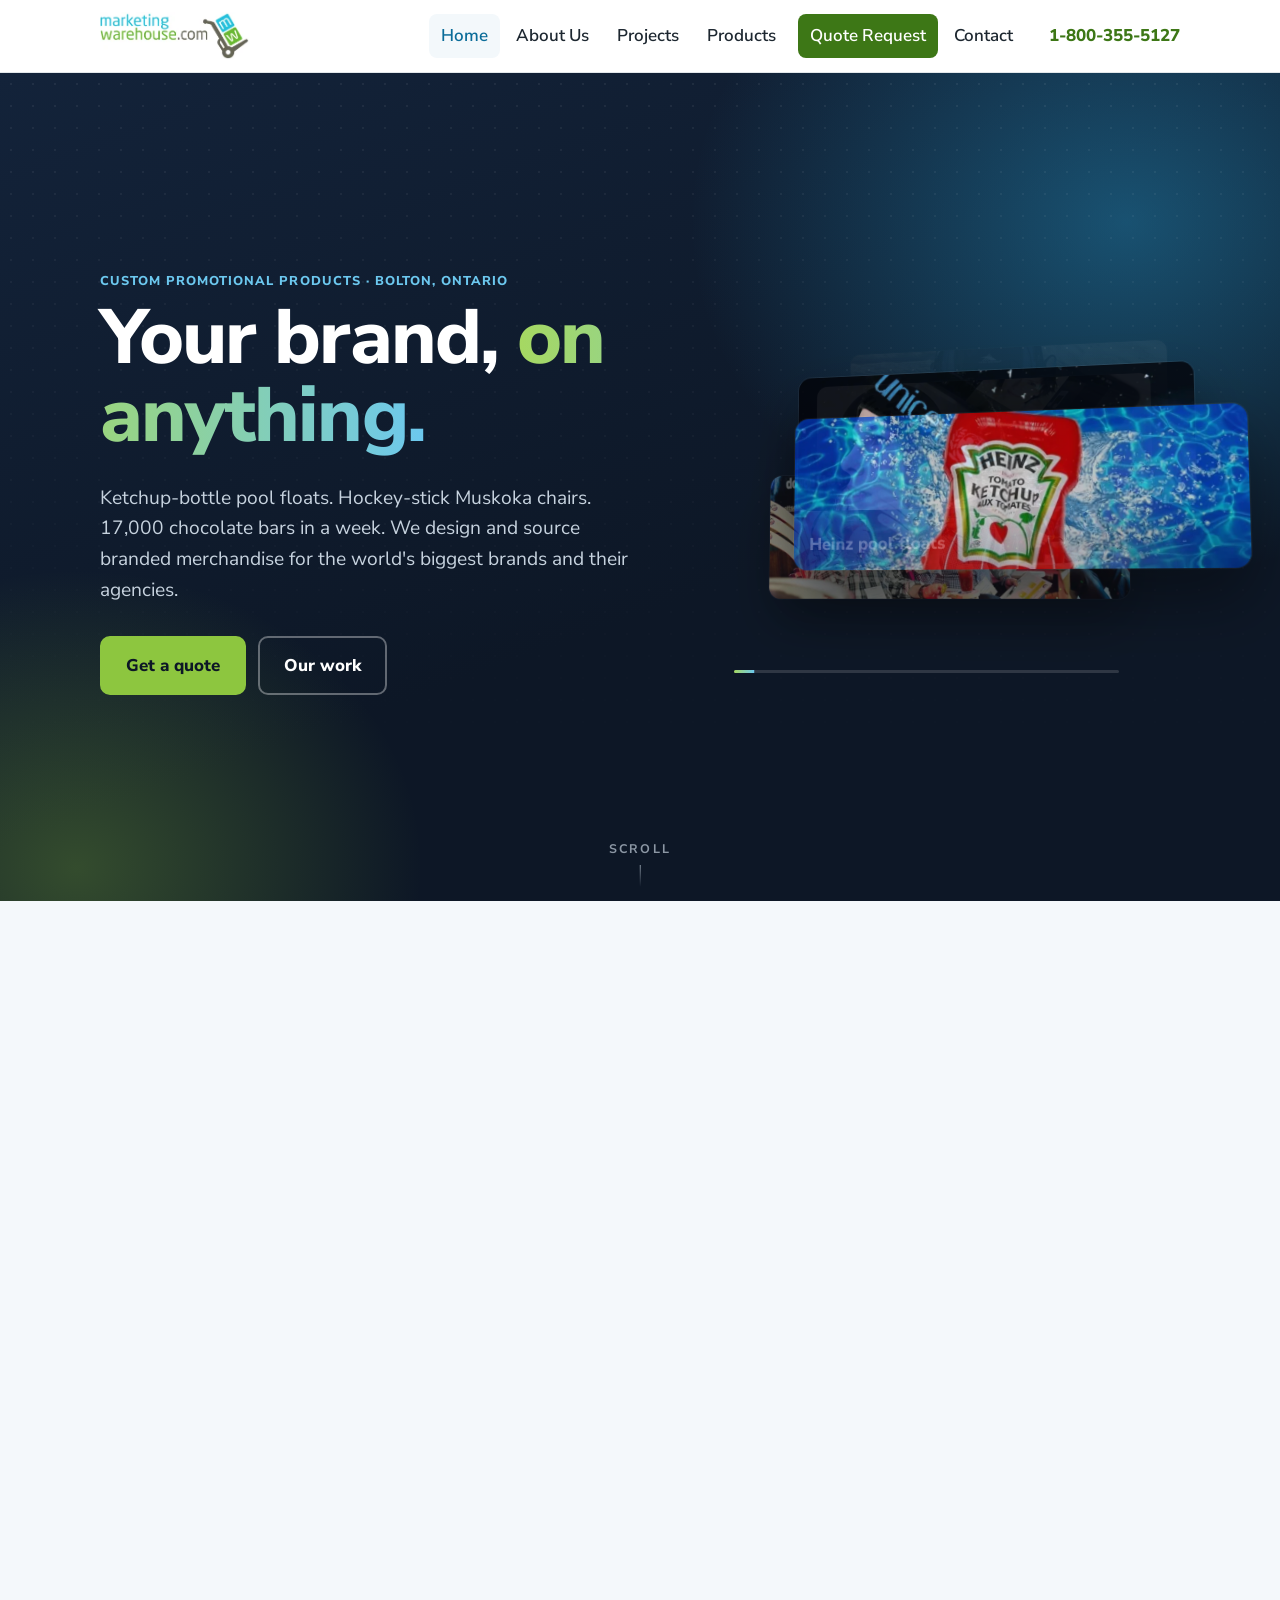
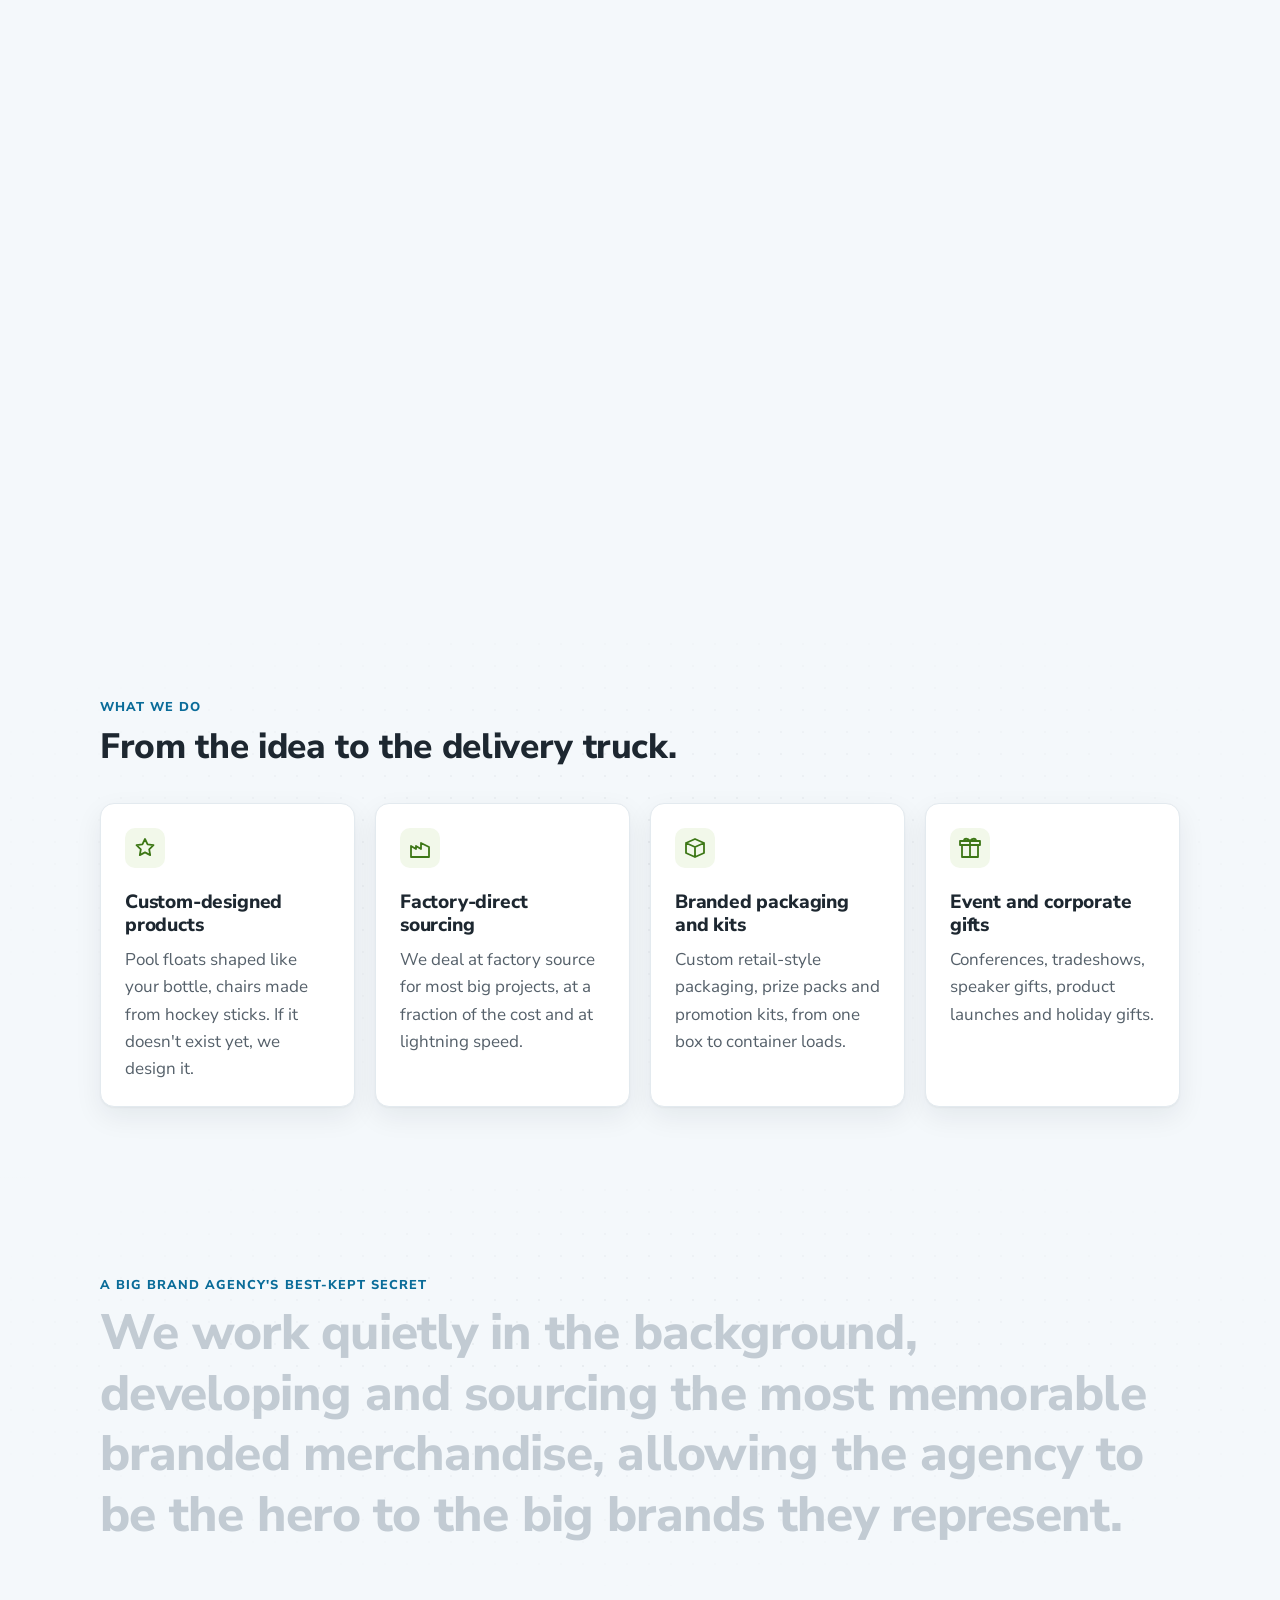
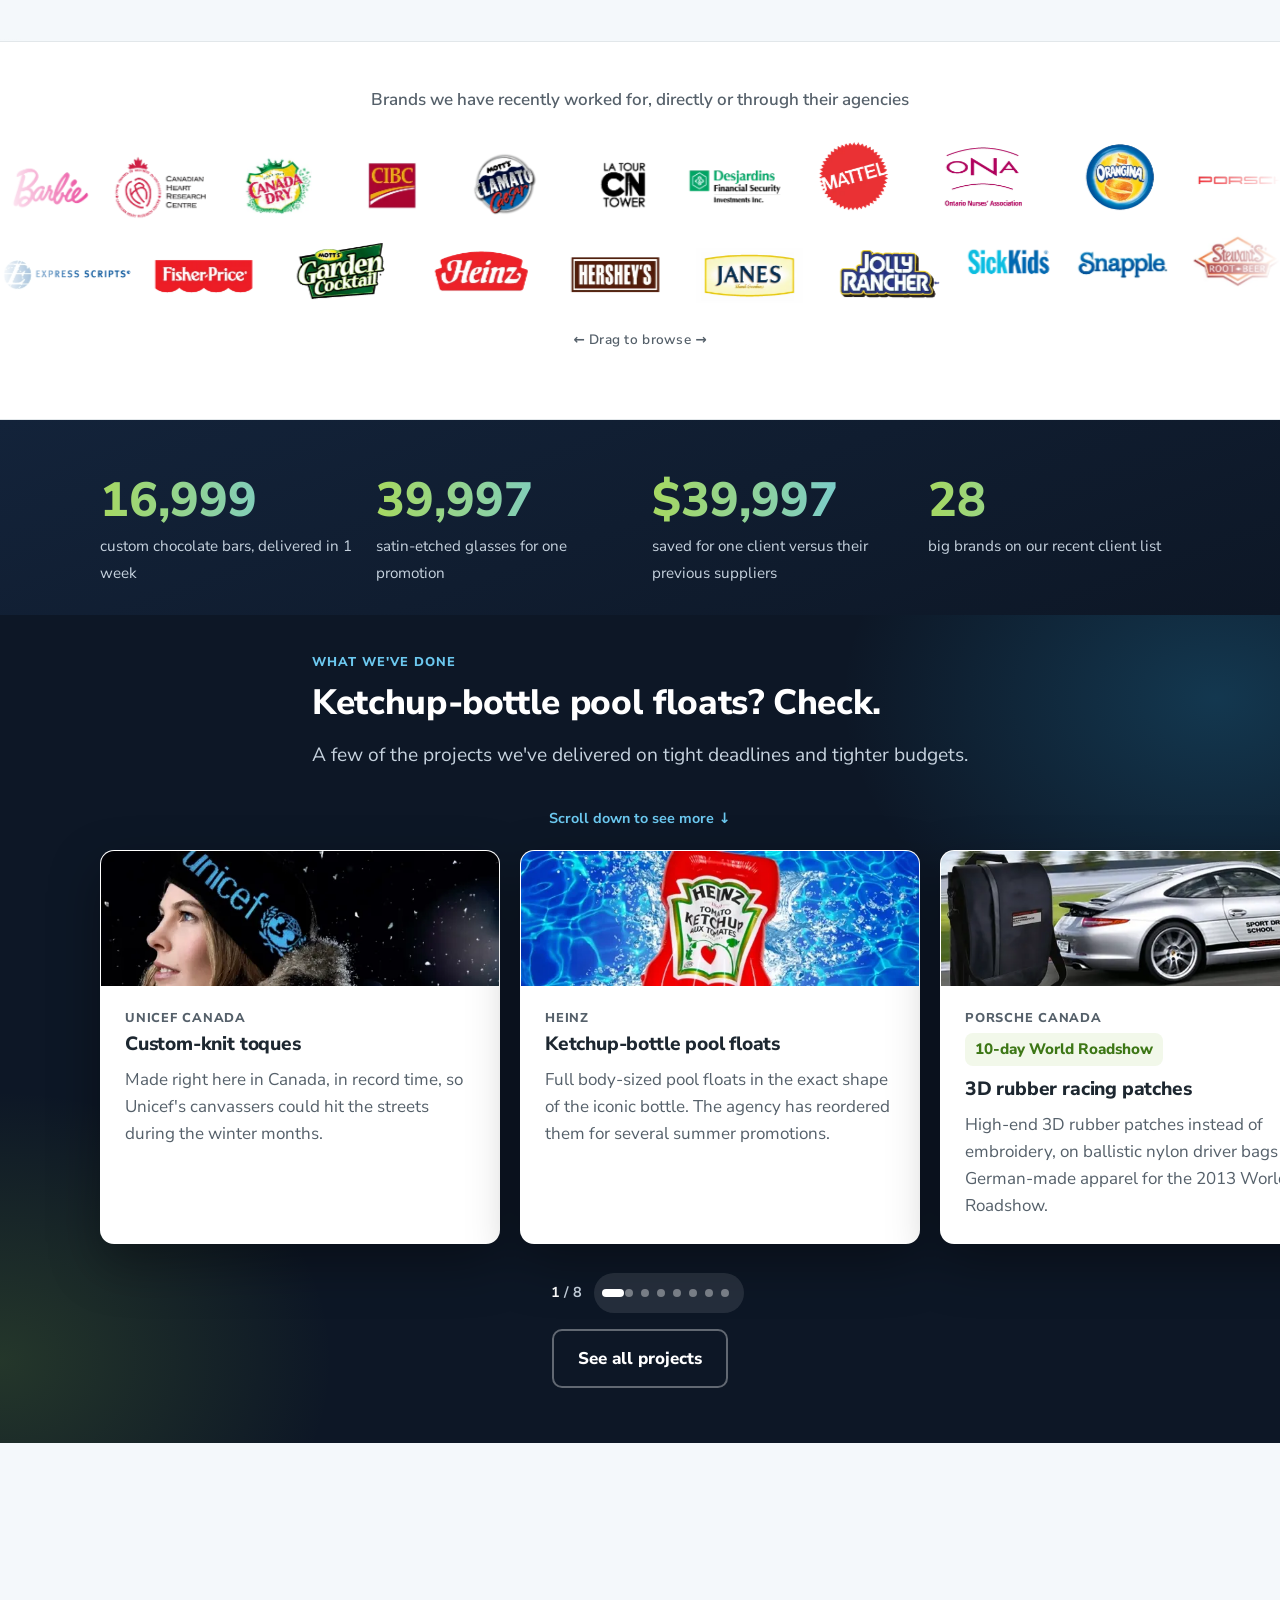
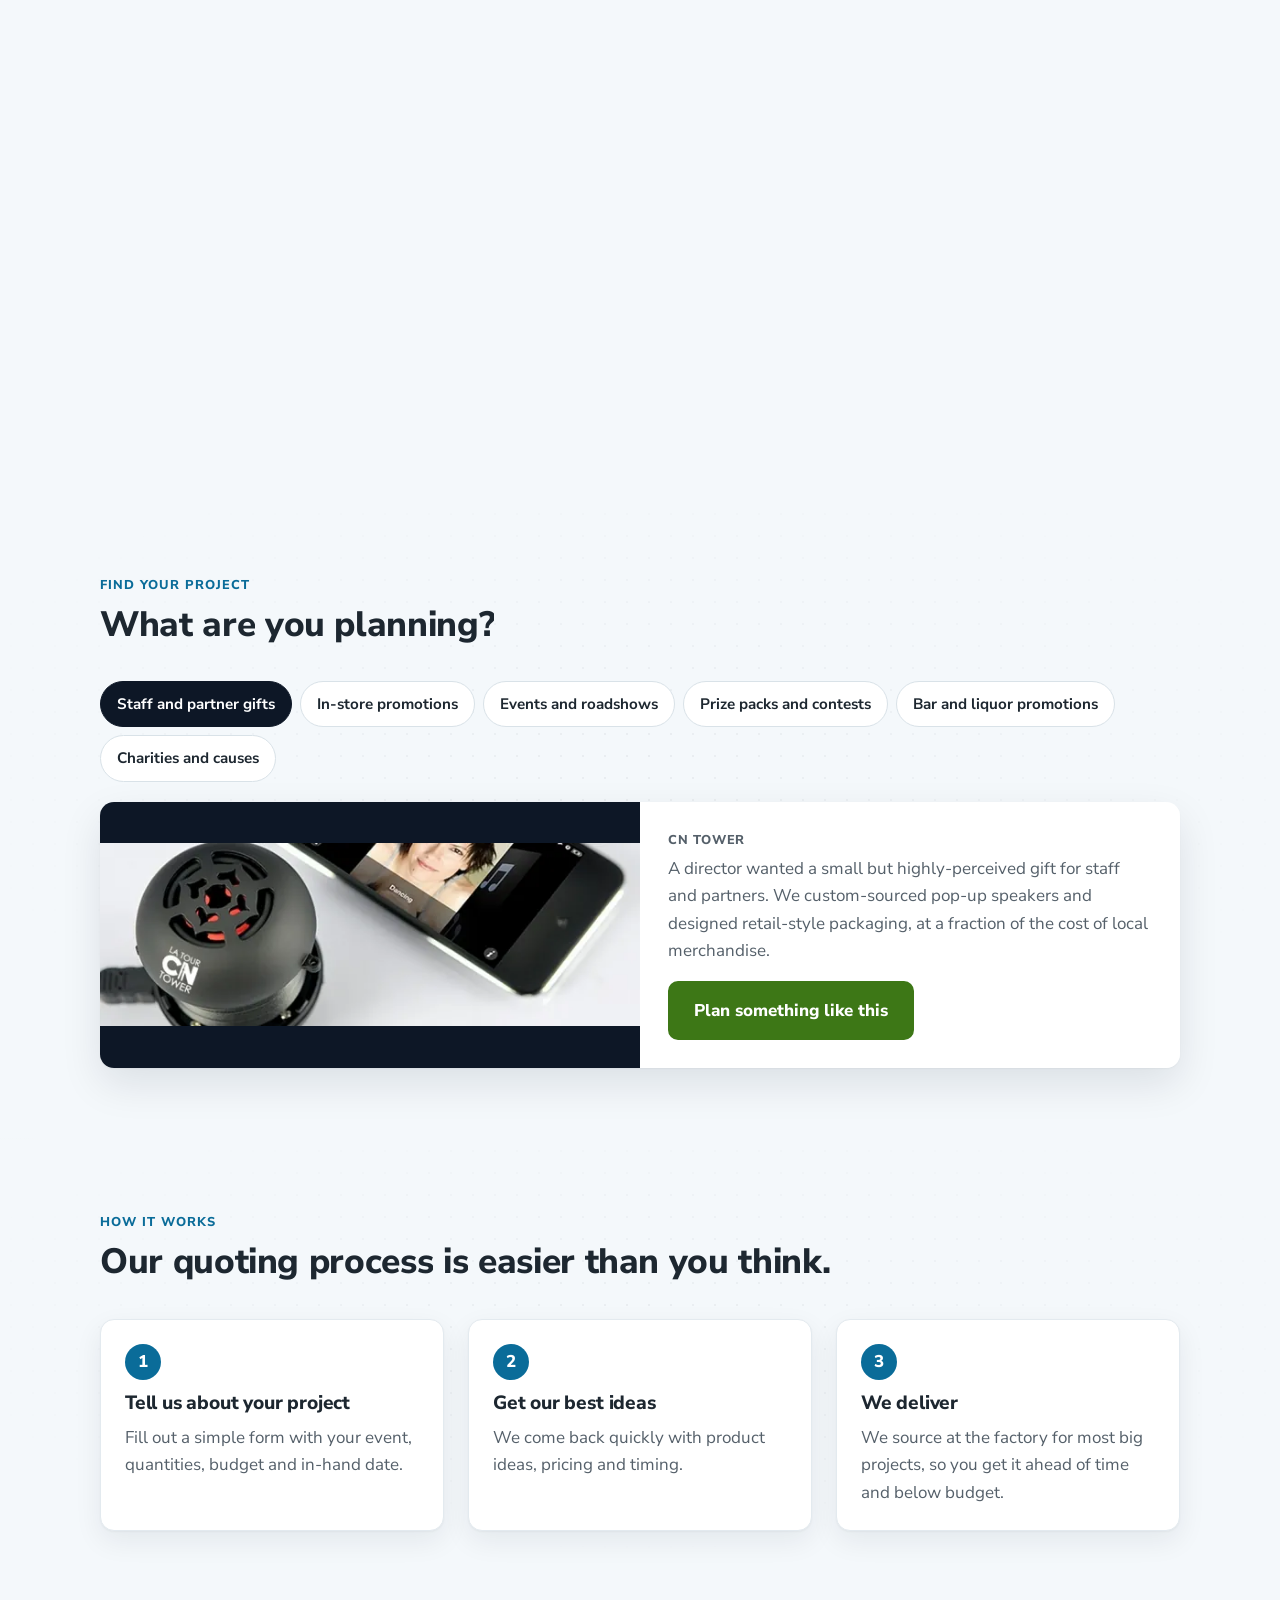
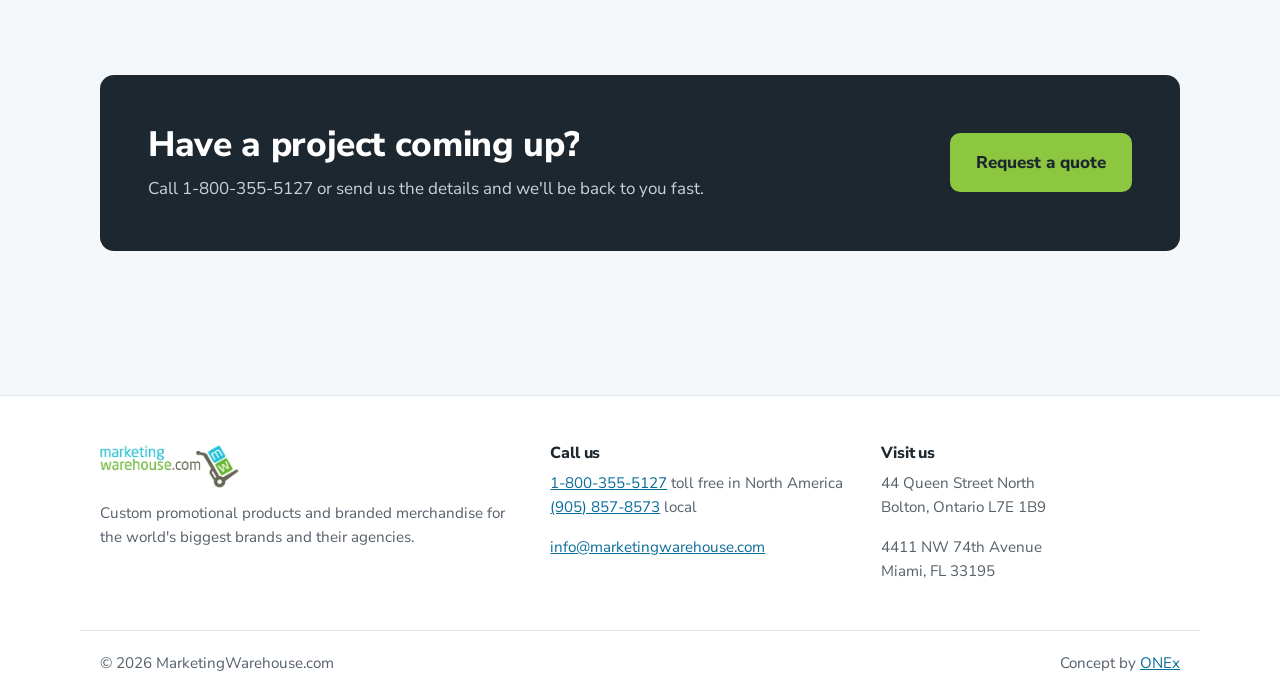
<file: index.html>
<!doctype html>
<html lang="en">
<head>
<meta charset="utf-8">
<meta name="viewport" content="width=device-width, initial-scale=1">
<meta name="robots" content="noindex, nofollow">
<title>MarketingWarehouse.com | Custom promotional products, Bolton, Ontario</title>
<meta name="description" content="MarketingWarehouse designs and sources custom branded merchandise for the world&#x27;s biggest brands and their agencies. Toll free 1-800-355-5127.">
<link rel="preconnect" href="https://fonts.googleapis.com">
<link rel="preconnect" href="https://fonts.gstatic.com" crossorigin>
<link href="https://fonts.googleapis.com/css2?family=Nunito+Sans:opsz,wght@6..12,400;6..12,600;6..12,700;6..12,800&display=swap" rel="stylesheet">
<link rel="stylesheet" href="/style.css">
</head>
<body class="page-home">
<a class="skip" href="#main">Skip to content</a>
<header class="site-header">
  <div class="wrap header-row">
    <a class="brand" href="/"><img src="/img/logo.webp" alt="MarketingWarehouse.com" width="160" height="52"></a>
    <button class="nav-toggle" aria-expanded="false" aria-controls="site-nav">Menu</button>
    <nav id="site-nav" class="site-nav" aria-label="Main">
      <a href="/" aria-current="page">Home</a>
      <a href="/about/">About Us</a>
      <a href="/projects/">Projects</a>
      <a href="/products/">Products</a>
      <a href="/quote/" class="nav-cta">Quote Request</a>
      <a href="/contact/">Contact</a>
    </nav>
    <a class="header-call" href="tel:+18003555127">1-800-355-5127</a>
  </div>
</header>
<main id="main">
<div class="hero-track">
<section class="hero3d">
  <div class="wrap hero3d-grid">
    <div class="hero3d-copy">
      <p class="eyebrow"><span>Custom promotional products</span> <span class="eyebrow-sep">&middot;</span> <span>Bolton, Ontario</span></p>
      <h1>Your brand, <span>on anything.</span></h1>
      <p class="lead"><span class="lead-a">Ketchup-bottle pool floats. Hockey-stick Muskoka chairs. 17,000 chocolate bars in a week.</span> <span class="lead-b">We design and source branded merchandise for the world's biggest brands and their agencies.</span></p>
      <div class="btn-row">
        <a class="btn" href="/quote/">Get a quote</a>
        <a class="btn btn-ghost" href="/projects/">Our work</a>
      </div>
    </div>
    <div class="stage" aria-label="Projects we've made">
      <div class="stage-inner">
        <a class="shot" href="/projects/#heinz"><img src="/img/heinz-float.webp" width="590" height="200" fetchpriority="high" alt="Inflatable pool float shaped like a Heinz Ketchup bottle"><span>Heinz pool floats</span></a>
        <a class="shot" href="/projects/#unicef"><img decoding="async" src="/img/slide-2.webp" width="932" height="323" alt="Woman wearing a black Unicef knit toque"><span>Unicef Canada toques</span></a>
        <a class="shot" href="/projects/#muskoka-chairs"><img decoding="async" src="/img/slide-5.webp" width="932" height="323" alt="Bar patrons in hockey-stick Muskoka chairs"><span>Hockey-stick Muskoka chairs</span></a>
        <a class="shot" href="/projects/#cn-tower"><img decoding="async" src="/img/slide-1.webp" width="932" height="323" alt="CN Tower branded pop-up speaker"><span>CN Tower speakers</span></a>
        <a class="shot" href="/projects/#snapple"><img decoding="async" src="/img/slide-4.webp" width="932" height="323" alt="Snapple branded backpack and steel bottle"><span>Snapple prize packs</span></a>
        <a class="shot" href="/projects/#liquor-store"><img decoding="async" src="/img/slide-3.webp" width="932" height="323" alt="Clamato Caesar bar promotion with branded glasses"><span>Bar promotion kits</span></a>
      </div>
      <div class="stage-progress" aria-hidden="true"><span></span></div>
    </div>
  </div>
  <p class="scroll-cue" aria-hidden="true">Scroll</p>
</section>
</div>

<section class="offerings">
  <div class="wrap">
    <div class="section-head">
      <p class="eyebrow">What we do</p>
      <h2>From the idea to the delivery truck.</h2>
    </div>
    <div class="offer-grid">
      <a class="offer" href="/quote/">
        <svg viewBox="0 0 24 24" aria-hidden="true"><path d="M12 3l2.6 5.3 5.9.9-4.3 4.1 1 5.8L12 16.4 6.8 19.1l1-5.8L3.5 9.2l5.9-.9z"/></svg>
        <h3>Custom-designed products</h3>
        <p>Pool floats shaped like your bottle, chairs made from hockey sticks. If it doesn't exist yet, we design it.</p>
      </a>
      <a class="offer" href="/quote/">
        <svg viewBox="0 0 24 24" aria-hidden="true"><path d="M3 21V10l5 3V10l5 3V7l8 4v10z"/></svg>
        <h3>Factory-direct sourcing</h3>
        <p>We deal at factory source for most big projects, at a fraction of the cost and at lightning speed.</p>
      </a>
      <a class="offer" href="/quote/">
        <svg viewBox="0 0 24 24" aria-hidden="true"><path d="M3 7l9-4 9 4v10l-9 4-9-4zM3 7l9 4 9-4M12 11v10"/></svg>
        <h3>Branded packaging and kits</h3>
        <p>Custom retail-style packaging, prize packs and promotion kits, from one box to container loads.</p>
      </a>
      <a class="offer" href="/products/">
        <svg viewBox="0 0 24 24" aria-hidden="true"><path d="M4 9h16v12H4zM2 5h20v4H2zM12 5v16M12 5c-2-3-6-3-6 0M12 5c2-3 6-3 6 0"/></svg>
        <h3>Event and corporate gifts</h3>
        <p>Conferences, tradeshows, speaker gifts, product launches and holiday gifts.</p>
      </a>
    </div>
  </div>
</section>

<section class="statement">
  <div class="wrap">
    <p class="eyebrow">A big brand agency's best-kept secret</p>
    <p class="lit-text">We work quietly in the background, developing and sourcing the most memorable branded merchandise, allowing the agency to be the hero to the big brands they represent.</p>
  </div>
</section>

<div class="logos">
  <div class="wrap">
    <p>Brands we have recently worked for, directly or through their agencies</p>
  </div>
  <div class="marquee">
    <div class="marquee-track"><img src="/img/logos-row-1.webp" width="1759" height="185" alt="Client logos: Barbie, Canadian Heart Research Centre, Canada Dry, CIBC, Mott's Clamato Caesar, CN Tower, Desjardins Financial Security"><img src="/img/logos-row-3.webp" width="1759" height="162" alt="Client logos: Mattel, Ontario Nurses' Association, Orangina, Porsche, Rogers, Sagicor, Shoppers Drug Mart"><img src="/img/logos-row-1.webp" width="1759" height="185" alt="" aria-hidden="true"><img src="/img/logos-row-3.webp" width="1759" height="162" alt="" aria-hidden="true"></div>
    <div class="marquee-track reverse"><img src="/img/logos-row-2.webp" width="1759" height="155" alt="Client logos: Express Scripts, Fisher-Price, Mott's Garden Cocktail, Heinz, Hershey's, Janes, Jolly Rancher"><img src="/img/logos-row-4.webp" width="1759" height="187" alt="Client logos: SickKids, Snapple, Stewart's Root Beer, Tetley, Toyota, Unicef, Visa"><img src="/img/logos-row-2.webp" width="1759" height="155" alt="" aria-hidden="true"><img src="/img/logos-row-4.webp" width="1759" height="187" alt="" aria-hidden="true"></div>
  </div>
</div>

<section class="stats">
  <div class="wrap stats-grid">
    <div><strong data-count="17000">17,000</strong><span>custom chocolate bars, delivered in 1 week</span></div>
    <div><strong data-count="40000">40,000</strong><span>satin-etched glasses for one promotion</span></div>
    <div><strong data-count="40000" data-prefix="$">$40,000</strong><span>saved for one client versus their previous suppliers</span></div>
    <div><strong data-count="28">28</strong><span>big brands on our recent client list</span></div>
  </div>
</section>

<div class="hl-pin">
<section class="proof">
  <div class="wrap">
    <div class="section-head">
      <p class="eyebrow">What we've done</p>
      <h2>Ketchup-bottle pool floats? Check.</h2>
      <p class="lead">A few of the projects we've delivered on tight deadlines and tighter budgets.</p>
    </div>
  </div>
  <p class="hl-hint" aria-hidden="true">Scroll down to see more <span>&darr;</span></p>
  <div class="hl" aria-roledescription="carousel" aria-label="Projects">
    <ul class="hl-track">
        <li class="hl-item">
          <a class="card hl-card" href="/projects/#unicef">
            <img src="/img/toque.webp" width="590" height="200" alt="Woman wearing a black Unicef knit toque">
            <div class="card-body">
              <p class="card-tag">Unicef Canada</p>
              <h3>Custom-knit toques</h3>
              <p>Made right here in Canada, in record time, so Unicef's canvassers could hit the streets during the winter months.</p>
            </div>
          </a>
        </li>
        <li class="hl-item">
          <a class="card hl-card" href="/projects/#heinz">
            <img src="/img/heinz-float.webp" width="590" height="200" alt="Inflatable pool float shaped like a Heinz Ketchup bottle">
            <div class="card-body">
              <p class="card-tag">Heinz</p>
              <h3>Ketchup-bottle pool floats</h3>
              <p>Full body-sized pool floats in the exact shape of the iconic bottle. The agency has reordered them for several summer promotions.</p>
            </div>
          </a>
        </li>
        <li class="hl-item">
          <a class="card hl-card" href="/projects/#porsche">
            <img src="/img/porsche-bag.webp" width="590" height="200" alt="Porsche branded driver bag with a 3D rubber racing patch">
            <div class="card-body">
              <p class="card-tag">Porsche Canada</p>
            <span class="card-stat">10-day World Roadshow</span>
              <h3>3D rubber racing patches</h3>
              <p>High-end 3D rubber patches instead of embroidery, on ballistic nylon driver bags and German-made apparel for the 2013 World Roadshow.</p>
            </div>
          </a>
        </li>
        <li class="hl-item">
          <a class="card hl-card" href="/projects/#snapple">
            <img src="/img/snapple.webp" width="590" height="200" alt="Snapple branded backpack, t-shirt and steel bottle">
            <div class="card-body">
              <p class="card-tag">Snapple</p>
              <h3>Adventure prize packs</h3>
              <p>A custom t-shirt, High Sierra backpacks and stainless steel bottles, all branded for a Snapple prize pack.</p>
            </div>
          </a>
        </li>
        <li class="hl-item">
          <a class="card hl-card" href="/projects/#cn-tower">
            <img src="/img/speakers.webp" width="590" height="200" alt="CN Tower branded pop-up speaker next to a phone">
            <div class="card-body">
              <p class="card-tag">CN Tower</p>
              <h3>Pop-up speakers</h3>
              <p>Custom-sourced high fidelity speakers in custom retail-style packaging, delivered on time and well under budget.</p>
            </div>
          </a>
        </li>
        <li class="hl-item">
          <a class="card hl-card" href="/projects/#liquor-store">
            <img src="/img/motts2.webp" width="590" height="200" alt="Promotion kit with ice bucket, etched glasses, rimmer tin and grinders">
            <div class="card-body">
              <p class="card-tag">Liquor store promotion</p>
            <span class="card-stat">Saved the client over $40,000</span>
              <h3>20,000 ice buckets, 40,000 glasses</h3>
              <p>Plus custom RPET boxes, coasters, rimmer tins and salt and pepper grinders.</p>
            </div>
          </a>
        </li>
        <li class="hl-item">
          <a class="card hl-card" href="/projects/#rogers">
            <img src="/img/bars.webp" width="590" height="200" alt="Custom-wrapped chocolate bars for a Rogers promotion">
            <div class="card-body">
              <p class="card-tag">Rogers, via Fuse Marketing</p>
            <span class="card-stat">17,000 bars in 1 week</span>
              <h3>Custom chocolate bars</h3>
              <p>Canadian-made chocolate for an in-store promotion, kept cool in refrigerated trucks during a heat wave.</p>
            </div>
          </a>
        </li>
        <li class="hl-item">
          <a class="card hl-card" href="/projects/#muskoka-chairs">
            <img src="/img/motts.webp" width="590" height="200" alt="Bar patrons sitting in folding Muskoka chairs made from hockey sticks">
            <div class="card-body">
              <p class="card-tag">2012 Stanley Cup playoffs</p>
            <span class="card-stat">Branded in 7 places</span>
              <h3>Hockey-stick Muskoka chairs</h3>
              <p>A folding Muskoka chair made from hockey sticks, given away in bars for the playoff season.</p>
            </div>
          </a>
        </li>
    </ul>
    <div class="hl-controls">
      <span class="hl-count" aria-hidden="true"><b>1</b> / 8</span>
      <div class="hl-dots"><button class="hl-dot" type="button" aria-label="Show project 1"><span></span></button><button class="hl-dot" type="button" aria-label="Show project 2"><span></span></button><button class="hl-dot" type="button" aria-label="Show project 3"><span></span></button><button class="hl-dot" type="button" aria-label="Show project 4"><span></span></button><button class="hl-dot" type="button" aria-label="Show project 5"><span></span></button><button class="hl-dot" type="button" aria-label="Show project 6"><span></span></button><button class="hl-dot" type="button" aria-label="Show project 7"><span></span></button><button class="hl-dot" type="button" aria-label="Show project 8"><span></span></button></div>
    </div>
  </div>
  <div class="wrap">
    <p class="more"><a class="btn btn-ghost" href="/projects/">See all projects</a></p>
  </div>
</section>
</div>

<section class="planner">
  <div class="wrap">
    <div class="section-head">
      <p class="eyebrow">Find your project</p>
      <h2>What are you planning?</h2>
    </div>
    <div class="plan-tabs" role="tablist" aria-label="What are you planning?"><button class="plan-tab" type="button" role="tab" id="plan-tab-gifts" aria-controls="plan-gifts" aria-selected="true">Staff and partner gifts</button><button class="plan-tab" type="button" role="tab" id="plan-tab-in-store" aria-controls="plan-in-store" aria-selected="false">In-store promotions</button><button class="plan-tab" type="button" role="tab" id="plan-tab-events" aria-controls="plan-events" aria-selected="false">Events and roadshows</button><button class="plan-tab" type="button" role="tab" id="plan-tab-prizes" aria-controls="plan-prizes" aria-selected="false">Prize packs and contests</button><button class="plan-tab" type="button" role="tab" id="plan-tab-bars" aria-controls="plan-bars" aria-selected="false">Bar and liquor promotions</button><button class="plan-tab" type="button" role="tab" id="plan-tab-causes" aria-controls="plan-causes" aria-selected="false">Charities and causes</button></div>
    <div class="plan-panels">
      <div class="plan-panel" role="tabpanel" id="plan-gifts" aria-labelledby="plan-tab-gifts">
        <img src="/img/speakers.webp" width="590" height="200" alt="CN Tower branded pop-up speaker">
        <div class="plan-body">
          <p class="card-tag">CN Tower</p>
          <p>A director wanted a small but highly-perceived gift for staff and partners. We custom-sourced pop-up speakers and designed retail-style packaging, at a fraction of the cost of local merchandise.</p>
          <a class="btn" href="/quote/?occasion=corporate-gifts">Plan something like this</a>
        </div>
      </div>
      <div class="plan-panel" role="tabpanel" id="plan-in-store" aria-labelledby="plan-tab-in-store" hidden>
        <img src="/img/bars.webp" width="590" height="200" alt="Custom-wrapped chocolate bars for a Rogers promotion">
        <div class="plan-body">
          <p class="card-tag">Rogers, via Fuse Marketing</p>
          <p>17,000 custom Canadian-made chocolate bars for a Rogers in-store promotion, turned around in one week.</p>
          <a class="btn" href="/quote/">Plan something like this</a>
        </div>
      </div>
      <div class="plan-panel" role="tabpanel" id="plan-events" aria-labelledby="plan-tab-events" hidden>
        <img src="/img/porsche-bag.webp" width="590" height="200" alt="Porsche branded driver bag">
        <div class="plan-body">
          <p class="card-tag">Porsche Canada</p>
          <p>Driver bags, apparel and branded die-cast Porsche Cayenne awards for a 10-day roadshow of on-track racing.</p>
          <a class="btn" href="/quote/">Plan something like this</a>
        </div>
      </div>
      <div class="plan-panel" role="tabpanel" id="plan-prizes" aria-labelledby="plan-tab-prizes" hidden>
        <img src="/img/snapple.webp" width="590" height="200" alt="Snapple branded backpack and bottle">
        <div class="plan-body">
          <p class="card-tag">Snapple</p>
          <p>An outdoor-adventure prize pack: a custom t-shirt, High Sierra backpacks and stainless steel bottles.</p>
          <a class="btn" href="/quote/">Plan something like this</a>
        </div>
      </div>
      <div class="plan-panel" role="tabpanel" id="plan-bars" aria-labelledby="plan-tab-bars" hidden>
        <img src="/img/motts.webp" width="590" height="200" alt="Bar patrons in hockey-stick Muskoka chairs">
        <div class="plan-body">
          <p class="card-tag">2012 Stanley Cup playoffs</p>
          <p>Hockey-stick Muskoka chairs branded in 7 places as in-bar giveaways, and a liquor store kit that saved the client over $40,000.</p>
          <a class="btn" href="/quote/">Plan something like this</a>
        </div>
      </div>
      <div class="plan-panel" role="tabpanel" id="plan-causes" aria-labelledby="plan-tab-causes" hidden>
        <img src="/img/toque.webp" width="590" height="200" alt="Woman wearing a Unicef knit toque">
        <div class="plan-body">
          <p class="card-tag">Unicef Canada</p>
          <p>Custom-knit toques made in Canada in record time, so canvassers could hit the streets all winter.</p>
          <a class="btn" href="/quote/">Plan something like this</a>
        </div>
      </div>
    </div>
  </div>
</section>


<section class="soft">
  <div class="wrap">
    <div class="section-head">
      <p class="eyebrow">How it works</p>
      <h2>Our quoting process is easier than you think.</h2>
    </div>
    <ol class="steps">
      <li><h3>Tell us about your project</h3><p>Fill out a simple form with your event, quantities, budget and in-hand date.</p></li>
      <li><h3>Get our best ideas</h3><p>We come back quickly with product ideas, pricing and timing.</p></li>
      <li><h3>We deliver</h3><p>We source at the factory for most big projects, so you get it ahead of time and below budget.</p></li>
    </ol>
  </div>
</section>

<section>
  <div class="wrap">
    <div class="cta">
      <div>
        <h2>Have a project coming up?</h2>
        <p>Call 1-800-355-5127 or send us the details and we'll be back to you fast.</p>
      </div>
      <a class="btn" href="/quote/">Request a quote</a>
    </div>
  </div>
</section>
</main>
<footer class="site-footer">
  <div class="wrap footer-grid">
    <div>
      <img src="/img/logo.webp" alt="MarketingWarehouse.com" width="140" height="45" class="footer-logo">
      <p>Custom promotional products and branded merchandise for the world's biggest brands and their agencies.</p>
    </div>
    <div>
      <h2>Call us</h2>
      <p><a href="tel:+18003555127">1-800-355-5127</a> toll free in North America<br><a href="tel:+19058578573">(905) 857-8573</a> local</p>
      <p><a href="mailto:info@marketingwarehouse.com">info@marketingwarehouse.com</a></p>
    </div>
    <div>
      <h2>Visit us</h2>
      <p>44 Queen Street North<br>Bolton, Ontario L7E 1B9</p>
      <p>4411 NW 74th Avenue<br>Miami, FL 33195</p>
    </div>
  </div>
  <div class="wrap footer-base">
    <p>&copy; 2026 MarketingWarehouse.com</p>
    <p>Concept by <a href="https://onenewerax.com">ONEx</a></p>
  </div>
</footer>
<div class="mobile-bar">
  <a class="btn btn-ghost" href="tel:+18003555127">Call us</a>
  <a class="btn" href="/quote/">Get a quote</a>
</div>
<script src="/site.js" defer></script>
</body>
</html>
</file>
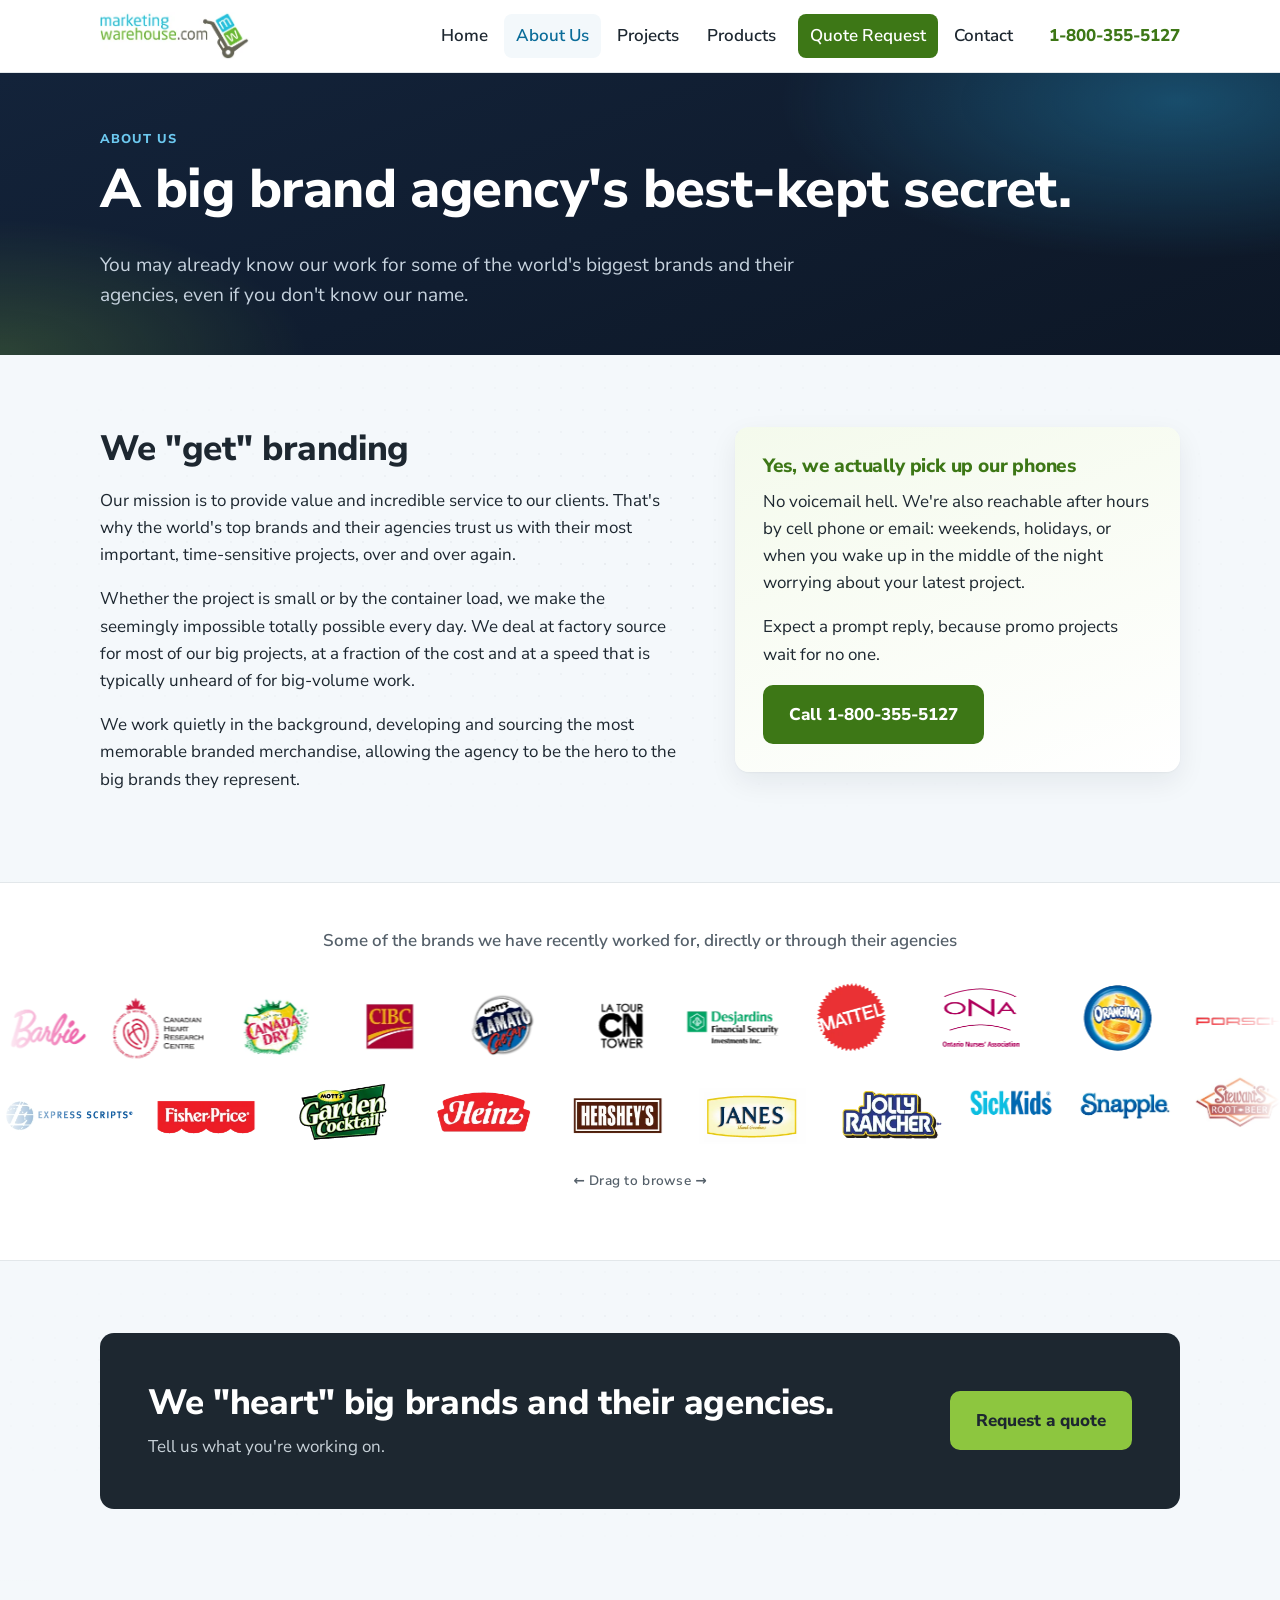
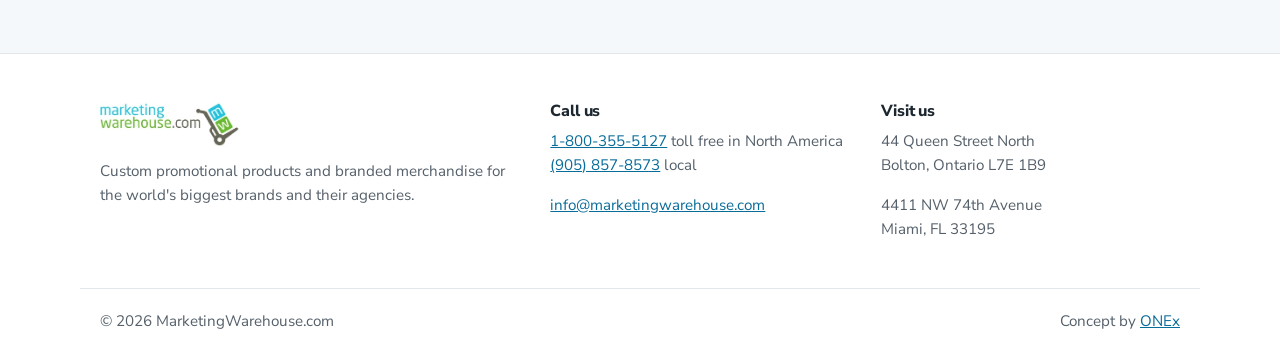
<file: about/index.html>
<!doctype html>
<html lang="en">
<head>
<meta charset="utf-8">
<meta name="viewport" content="width=device-width, initial-scale=1">
<meta name="robots" content="noindex, nofollow">
<title>About Us | MarketingWarehouse.com</title>
<meta name="description" content="MarketingWarehouse is a big brand agency&#x27;s best-kept secret: factory-direct branded merchandise, delivered ahead of time and below budget.">
<link rel="preconnect" href="https://fonts.googleapis.com">
<link rel="preconnect" href="https://fonts.gstatic.com" crossorigin>
<link href="https://fonts.googleapis.com/css2?family=Nunito+Sans:opsz,wght@6..12,400;6..12,600;6..12,700;6..12,800&display=swap" rel="stylesheet">
<link rel="stylesheet" href="/style.css">
</head>
<body class="page-about">
<a class="skip" href="#main">Skip to content</a>
<header class="site-header">
  <div class="wrap header-row">
    <a class="brand" href="/"><img src="/img/logo.webp" alt="MarketingWarehouse.com" width="160" height="52"></a>
    <button class="nav-toggle" aria-expanded="false" aria-controls="site-nav">Menu</button>
    <nav id="site-nav" class="site-nav" aria-label="Main">
      <a href="/">Home</a>
      <a href="/about/" aria-current="page">About Us</a>
      <a href="/projects/">Projects</a>
      <a href="/products/">Products</a>
      <a href="/quote/" class="nav-cta">Quote Request</a>
      <a href="/contact/">Contact</a>
    </nav>
    <a class="header-call" href="tel:+18003555127">1-800-355-5127</a>
  </div>
</header>
<main id="main">
<div class="page-head">
  <div class="wrap">
    <p class="eyebrow">About us</p>
    <h1>A big brand agency's best-kept secret.</h1>
    <p class="lead">You may already know our work for some of the world's biggest brands and their agencies, even if you don't know our name.</p>
  </div>
</div>

<section>
  <div class="wrap split">
    <div class="prose">
      <h2>We "get" branding</h2>
      <p>Our mission is to provide value and incredible service to our clients. That's why the world's top brands and their agencies trust us with their most important, time-sensitive projects, over and over again.</p>
      <p>Whether the project is small or by the container load, we make the seemingly impossible totally possible every day. We deal at factory source for most of our big projects, at a fraction of the cost and at a speed that is typically unheard of for big-volume work.</p>
      <p>We work quietly in the background, developing and sourcing the most memorable branded merchandise, allowing the agency to be the hero to the big brands they represent.</p>
    </div>
    <aside class="callout">
      <h3>Yes, we actually pick up our phones</h3>
      <p>No voicemail hell. We're also reachable after hours by cell phone or email: weekends, holidays, or when you wake up in the middle of the night worrying about your latest project.</p>
      <p>Expect a prompt reply, because promo projects wait for no one.</p>
      <p><a class="btn" href="tel:+18003555127">Call 1-800-355-5127</a></p>
    </aside>
  </div>
</section>

<div class="logos">
  <div class="wrap">
    <p>Some of the brands we have recently worked for, directly or through their agencies</p>
  </div>
  <div class="marquee">
    <div class="marquee-track"><img src="/img/logos-row-1.webp" width="1759" height="185" alt="Client logos: Barbie, Canadian Heart Research Centre, Canada Dry, CIBC, Mott's Clamato Caesar, CN Tower, Desjardins Financial Security"><img src="/img/logos-row-3.webp" width="1759" height="162" alt="Client logos: Mattel, Ontario Nurses' Association, Orangina, Porsche, Rogers, Sagicor, Shoppers Drug Mart"><img src="/img/logos-row-1.webp" width="1759" height="185" alt="" aria-hidden="true"><img src="/img/logos-row-3.webp" width="1759" height="162" alt="" aria-hidden="true"></div>
    <div class="marquee-track reverse"><img src="/img/logos-row-2.webp" width="1759" height="155" alt="Client logos: Express Scripts, Fisher-Price, Mott's Garden Cocktail, Heinz, Hershey's, Janes, Jolly Rancher"><img src="/img/logos-row-4.webp" width="1759" height="187" alt="Client logos: SickKids, Snapple, Stewart's Root Beer, Tetley, Toyota, Unicef, Visa"><img src="/img/logos-row-2.webp" width="1759" height="155" alt="" aria-hidden="true"><img src="/img/logos-row-4.webp" width="1759" height="187" alt="" aria-hidden="true"></div>
  </div>
</div>

<section>
  <div class="wrap">
    <div class="cta">
      <div>
        <h2>We "heart" big brands and their agencies.</h2>
        <p>Tell us what you're working on.</p>
      </div>
      <a class="btn" href="/quote/">Request a quote</a>
    </div>
  </div>
</section>
</main>
<footer class="site-footer">
  <div class="wrap footer-grid">
    <div>
      <img src="/img/logo.webp" alt="MarketingWarehouse.com" width="140" height="45" class="footer-logo">
      <p>Custom promotional products and branded merchandise for the world's biggest brands and their agencies.</p>
    </div>
    <div>
      <h2>Call us</h2>
      <p><a href="tel:+18003555127">1-800-355-5127</a> toll free in North America<br><a href="tel:+19058578573">(905) 857-8573</a> local</p>
      <p><a href="mailto:info@marketingwarehouse.com">info@marketingwarehouse.com</a></p>
    </div>
    <div>
      <h2>Visit us</h2>
      <p>44 Queen Street North<br>Bolton, Ontario L7E 1B9</p>
      <p>4411 NW 74th Avenue<br>Miami, FL 33195</p>
    </div>
  </div>
  <div class="wrap footer-base">
    <p>&copy; 2026 MarketingWarehouse.com</p>
    <p>Concept by <a href="https://onenewerax.com">ONEx</a></p>
  </div>
</footer>
<div class="mobile-bar">
  <a class="btn btn-ghost" href="tel:+18003555127">Call us</a>
  <a class="btn" href="/quote/">Get a quote</a>
</div>
<script src="/site.js" defer></script>
</body>
</html>
</file>
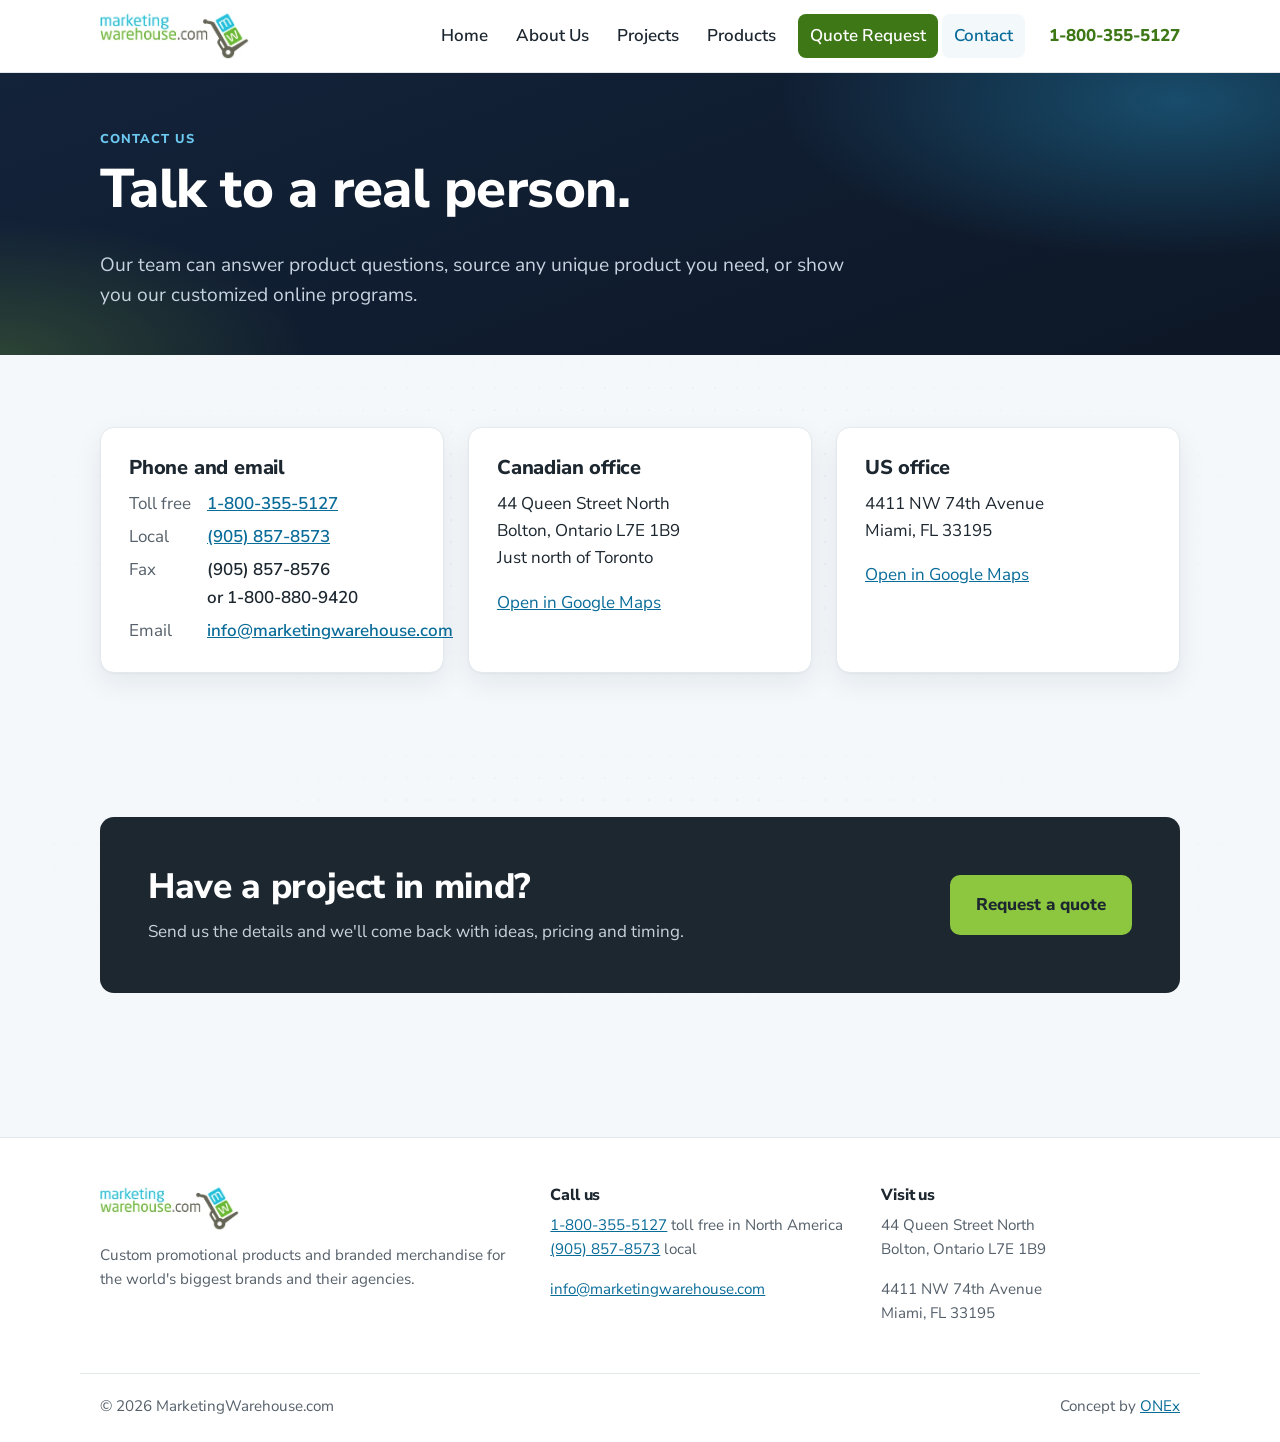
<file: contact/index.html>
<!doctype html>
<html lang="en">
<head>
<meta charset="utf-8">
<meta name="viewport" content="width=device-width, initial-scale=1">
<meta name="robots" content="noindex, nofollow">
<title>Contact Us | MarketingWarehouse.com</title>
<meta name="description" content="Call MarketingWarehouse toll free at 1-800-355-5127, email info@marketingwarehouse.com, or visit our offices in Bolton, Ontario and Miami, Florida.">
<link rel="preconnect" href="https://fonts.googleapis.com">
<link rel="preconnect" href="https://fonts.gstatic.com" crossorigin>
<link href="https://fonts.googleapis.com/css2?family=Nunito+Sans:opsz,wght@6..12,400;6..12,600;6..12,700;6..12,800&display=swap" rel="stylesheet">
<link rel="stylesheet" href="/style.css">
</head>
<body class="page-contact">
<a class="skip" href="#main">Skip to content</a>
<header class="site-header">
  <div class="wrap header-row">
    <a class="brand" href="/"><img src="/img/logo.webp" alt="MarketingWarehouse.com" width="160" height="52"></a>
    <button class="nav-toggle" aria-expanded="false" aria-controls="site-nav">Menu</button>
    <nav id="site-nav" class="site-nav" aria-label="Main">
      <a href="/">Home</a>
      <a href="/about/">About Us</a>
      <a href="/projects/">Projects</a>
      <a href="/products/">Products</a>
      <a href="/quote/" class="nav-cta">Quote Request</a>
      <a href="/contact/" aria-current="page">Contact</a>
    </nav>
    <a class="header-call" href="tel:+18003555127">1-800-355-5127</a>
  </div>
</header>
<main id="main">
<div class="page-head">
  <div class="wrap">
    <p class="eyebrow">Contact us</p>
    <h1>Talk to a real person.</h1>
    <p class="lead">Our team can answer product questions, source any unique product you need, or show you our customized online programs.</p>
  </div>
</div>

<section>
  <div class="wrap contact-grid">
    <div class="contact-box">
      <h2>Phone and email</h2>
      <dl>
        <dt>Toll free</dt><dd><a href="tel:+18003555127">1-800-355-5127</a></dd>
        <dt>Local</dt><dd><a href="tel:+19058578573">(905) 857-8573</a></dd>
        <dt>Fax</dt><dd>(905) 857-8576<br>or 1-800-880-9420</dd>
        <dt>Email</dt><dd><a href="mailto:info@marketingwarehouse.com">info@marketingwarehouse.com</a></dd>
      </dl>
    </div>
    <div class="contact-box">
      <h2>Canadian office</h2>
      <p>44 Queen Street North<br>Bolton, Ontario L7E 1B9<br>Just north of Toronto</p>
      <p><a href="https://www.google.com/maps/search/?api=1&amp;query=44+Queen+Street+North+Bolton+Ontario+L7E+1B9" rel="noopener">Open in Google Maps</a></p>
    </div>
    <div class="contact-box">
      <h2>US office</h2>
      <p>4411 NW 74th Avenue<br>Miami, FL 33195</p>
      <p><a href="https://www.google.com/maps/search/?api=1&amp;query=4411+NW+74th+Avenue+Miami+FL+33195" rel="noopener">Open in Google Maps</a></p>
    </div>
  </div>
</section>

<section>
  <div class="wrap">
    <div class="cta">
      <div>
        <h2>Have a project in mind?</h2>
        <p>Send us the details and we'll come back with ideas, pricing and timing.</p>
      </div>
      <a class="btn" href="/quote/">Request a quote</a>
    </div>
  </div>
</section>
</main>
<footer class="site-footer">
  <div class="wrap footer-grid">
    <div>
      <img src="/img/logo.webp" alt="MarketingWarehouse.com" width="140" height="45" class="footer-logo">
      <p>Custom promotional products and branded merchandise for the world's biggest brands and their agencies.</p>
    </div>
    <div>
      <h2>Call us</h2>
      <p><a href="tel:+18003555127">1-800-355-5127</a> toll free in North America<br><a href="tel:+19058578573">(905) 857-8573</a> local</p>
      <p><a href="mailto:info@marketingwarehouse.com">info@marketingwarehouse.com</a></p>
    </div>
    <div>
      <h2>Visit us</h2>
      <p>44 Queen Street North<br>Bolton, Ontario L7E 1B9</p>
      <p>4411 NW 74th Avenue<br>Miami, FL 33195</p>
    </div>
  </div>
  <div class="wrap footer-base">
    <p>&copy; 2026 MarketingWarehouse.com</p>
    <p>Concept by <a href="https://onenewerax.com">ONEx</a></p>
  </div>
</footer>
<div class="mobile-bar">
  <a class="btn btn-ghost" href="tel:+18003555127">Call us</a>
  <a class="btn" href="/quote/">Get a quote</a>
</div>
<script src="/site.js" defer></script>
</body>
</html>
</file>
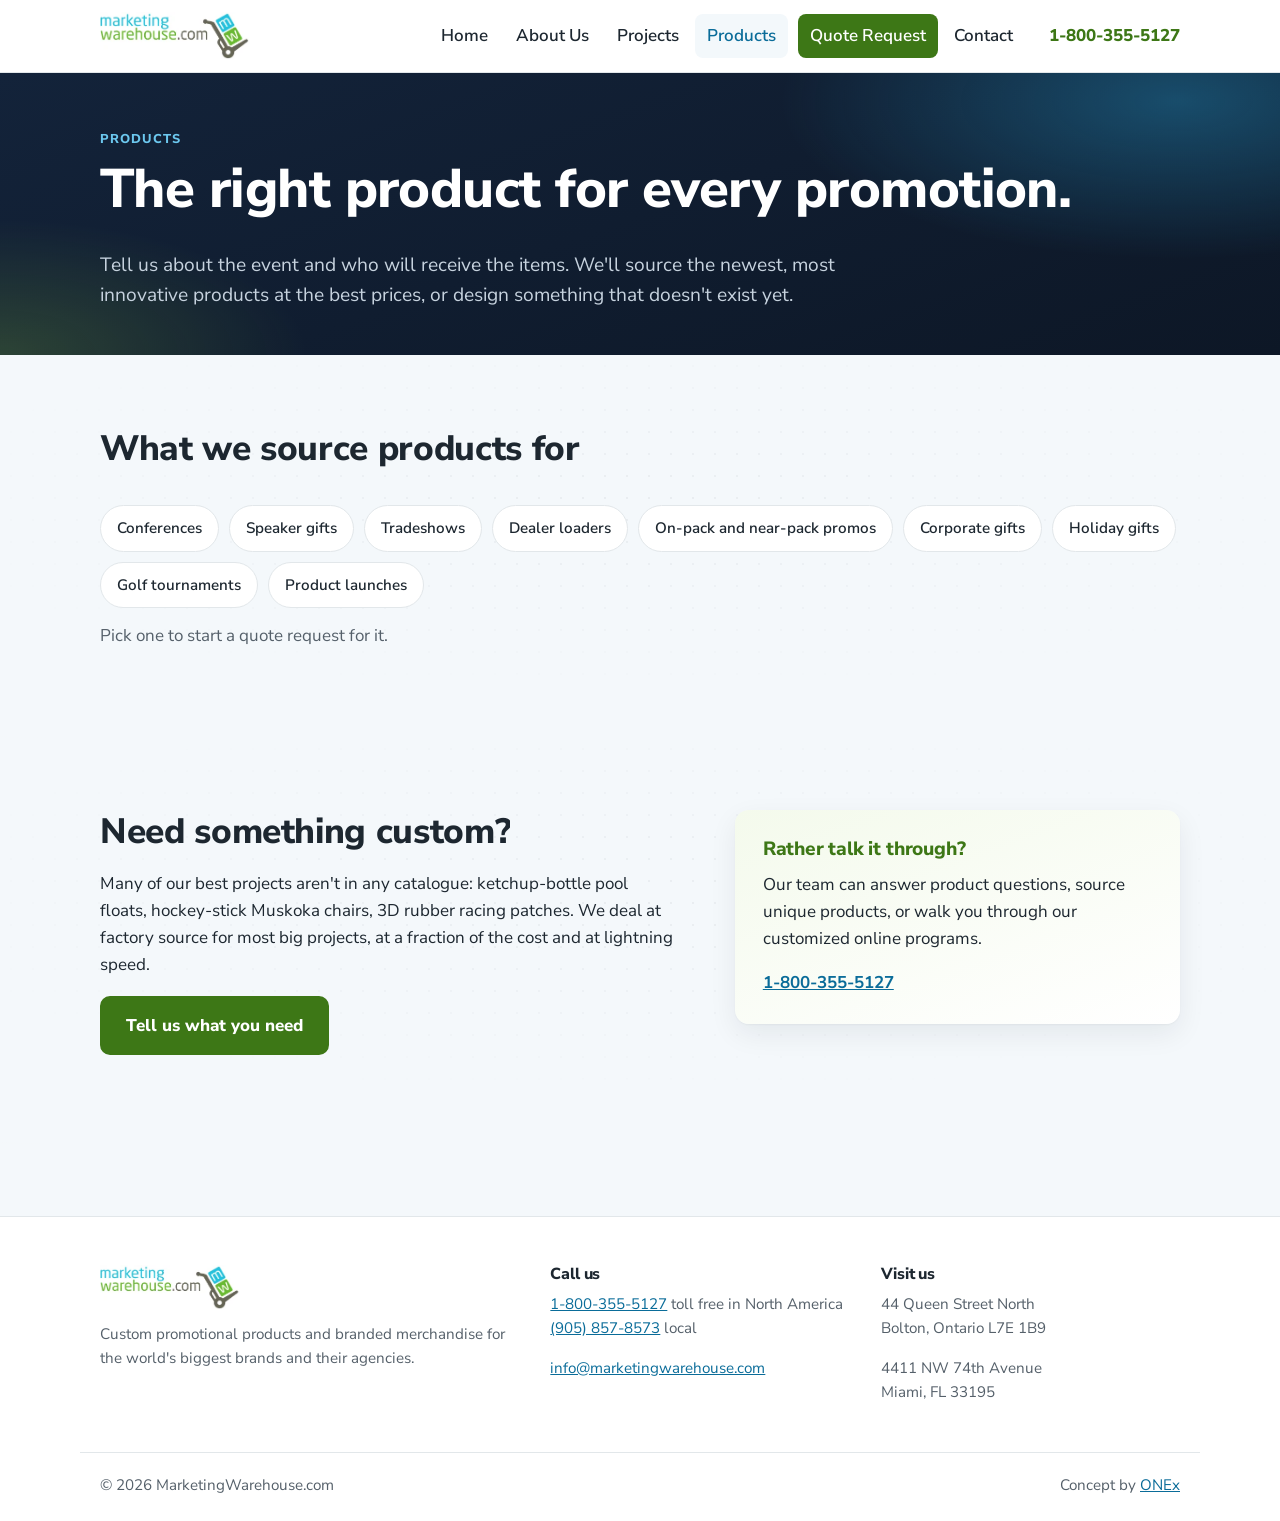
<file: products/index.html>
<!doctype html>
<html lang="en">
<head>
<meta charset="utf-8">
<meta name="viewport" content="width=device-width, initial-scale=1">
<meta name="robots" content="noindex, nofollow">
<title>Products | MarketingWarehouse.com</title>
<meta name="description" content="Branded merchandise for conferences, tradeshows, product launches, corporate gifts and on-pack promotions, sourced at the factory by MarketingWarehouse.">
<link rel="preconnect" href="https://fonts.googleapis.com">
<link rel="preconnect" href="https://fonts.gstatic.com" crossorigin>
<link href="https://fonts.googleapis.com/css2?family=Nunito+Sans:opsz,wght@6..12,400;6..12,600;6..12,700;6..12,800&display=swap" rel="stylesheet">
<link rel="stylesheet" href="/style.css">
</head>
<body class="page-products">
<a class="skip" href="#main">Skip to content</a>
<header class="site-header">
  <div class="wrap header-row">
    <a class="brand" href="/"><img src="/img/logo.webp" alt="MarketingWarehouse.com" width="160" height="52"></a>
    <button class="nav-toggle" aria-expanded="false" aria-controls="site-nav">Menu</button>
    <nav id="site-nav" class="site-nav" aria-label="Main">
      <a href="/">Home</a>
      <a href="/about/">About Us</a>
      <a href="/projects/">Projects</a>
      <a href="/products/" aria-current="page">Products</a>
      <a href="/quote/" class="nav-cta">Quote Request</a>
      <a href="/contact/">Contact</a>
    </nav>
    <a class="header-call" href="tel:+18003555127">1-800-355-5127</a>
  </div>
</header>
<main id="main">
<div class="page-head">
  <div class="wrap">
    <p class="eyebrow">Products</p>
    <h1>The right product for every promotion.</h1>
    <p class="lead">Tell us about the event and who will receive the items. We'll source the newest, most innovative products at the best prices, or design something that doesn't exist yet.</p>
  </div>
</div>

<section>
  <div class="wrap">
    <div class="section-head">
      <h2>What we source products for</h2>
    </div>
    <ul class="chips">
      <li><a href="/quote/?occasion=conference">Conferences</a></li>
      <li><a href="/quote/?occasion=speaker-gifts">Speaker gifts</a></li>
      <li><a href="/quote/?occasion=tradeshow">Tradeshows</a></li>
      <li><a href="/quote/?occasion=dealer-loader">Dealer loaders</a></li>
      <li><a href="/quote/?occasion=on-pack-near-pack-promo">On-pack and near-pack promos</a></li>
      <li><a href="/quote/?occasion=corporate-gifts">Corporate gifts</a></li>
      <li><a href="/quote/?occasion=holiday-gifts">Holiday gifts</a></li>
      <li><a href="/quote/?occasion=golf-tournament">Golf tournaments</a></li>
      <li><a href="/quote/?occasion=product-launch">Product launches</a></li>
    </ul>
    <p class="chips-note">Pick one to start a quote request for it.</p>
  </div>
</section>

<section class="soft">
  <div class="wrap split">
    <div class="prose">
      <h2>Need something custom?</h2>
      <p>Many of our best projects aren't in any catalogue: ketchup-bottle pool floats, hockey-stick Muskoka chairs, 3D rubber racing patches. We deal at factory source for most big projects, at a fraction of the cost and at lightning speed.</p>
      <p><a class="btn" href="/quote/">Tell us what you need</a></p>
    </div>
    <aside class="callout">
      <h3>Rather talk it through?</h3>
      <p>Our team can answer product questions, source unique products, or walk you through our customized online programs.</p>
      <p><a href="tel:+18003555127"><strong>1-800-355-5127</strong></a></p>
    </aside>
  </div>
</section>
</main>
<footer class="site-footer">
  <div class="wrap footer-grid">
    <div>
      <img src="/img/logo.webp" alt="MarketingWarehouse.com" width="140" height="45" class="footer-logo">
      <p>Custom promotional products and branded merchandise for the world's biggest brands and their agencies.</p>
    </div>
    <div>
      <h2>Call us</h2>
      <p><a href="tel:+18003555127">1-800-355-5127</a> toll free in North America<br><a href="tel:+19058578573">(905) 857-8573</a> local</p>
      <p><a href="mailto:info@marketingwarehouse.com">info@marketingwarehouse.com</a></p>
    </div>
    <div>
      <h2>Visit us</h2>
      <p>44 Queen Street North<br>Bolton, Ontario L7E 1B9</p>
      <p>4411 NW 74th Avenue<br>Miami, FL 33195</p>
    </div>
  </div>
  <div class="wrap footer-base">
    <p>&copy; 2026 MarketingWarehouse.com</p>
    <p>Concept by <a href="https://onenewerax.com">ONEx</a></p>
  </div>
</footer>
<div class="mobile-bar">
  <a class="btn btn-ghost" href="tel:+18003555127">Call us</a>
  <a class="btn" href="/quote/">Get a quote</a>
</div>
<script src="/site.js" defer></script>
</body>
</html>
</file>
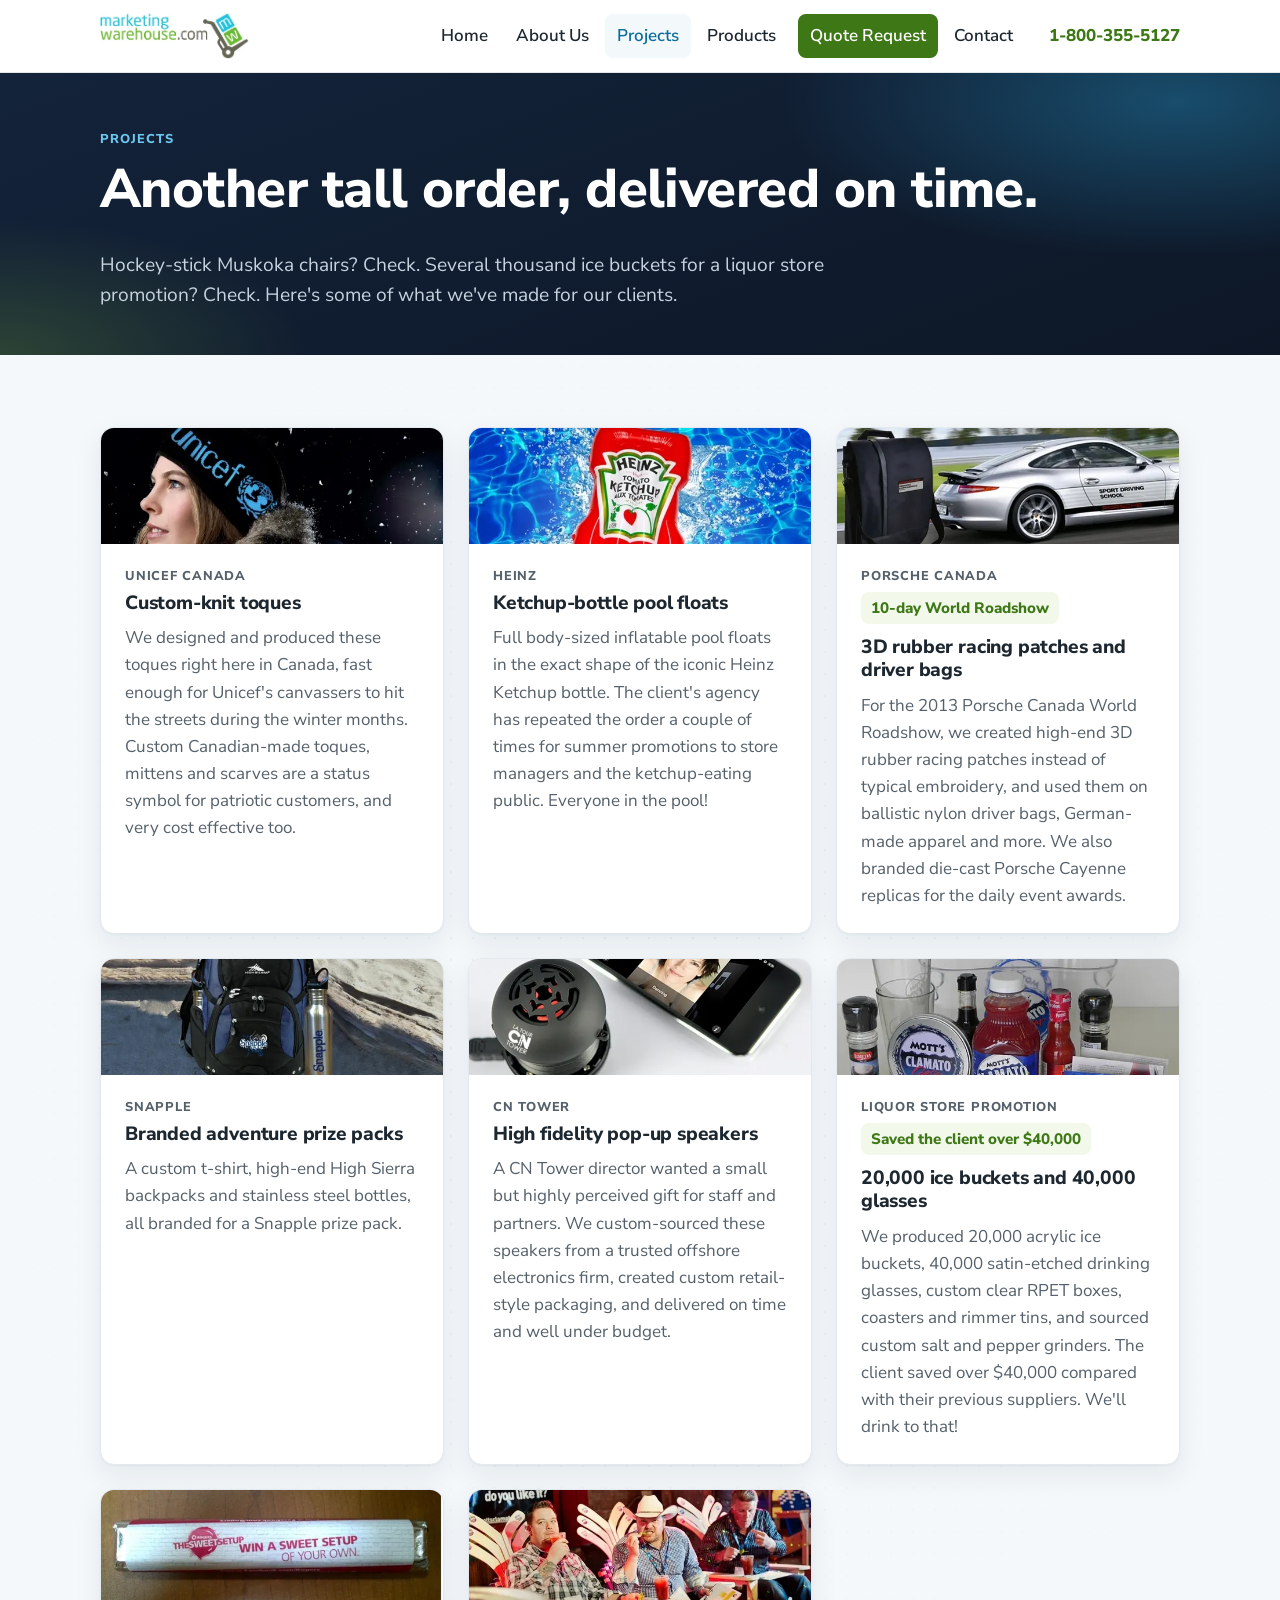
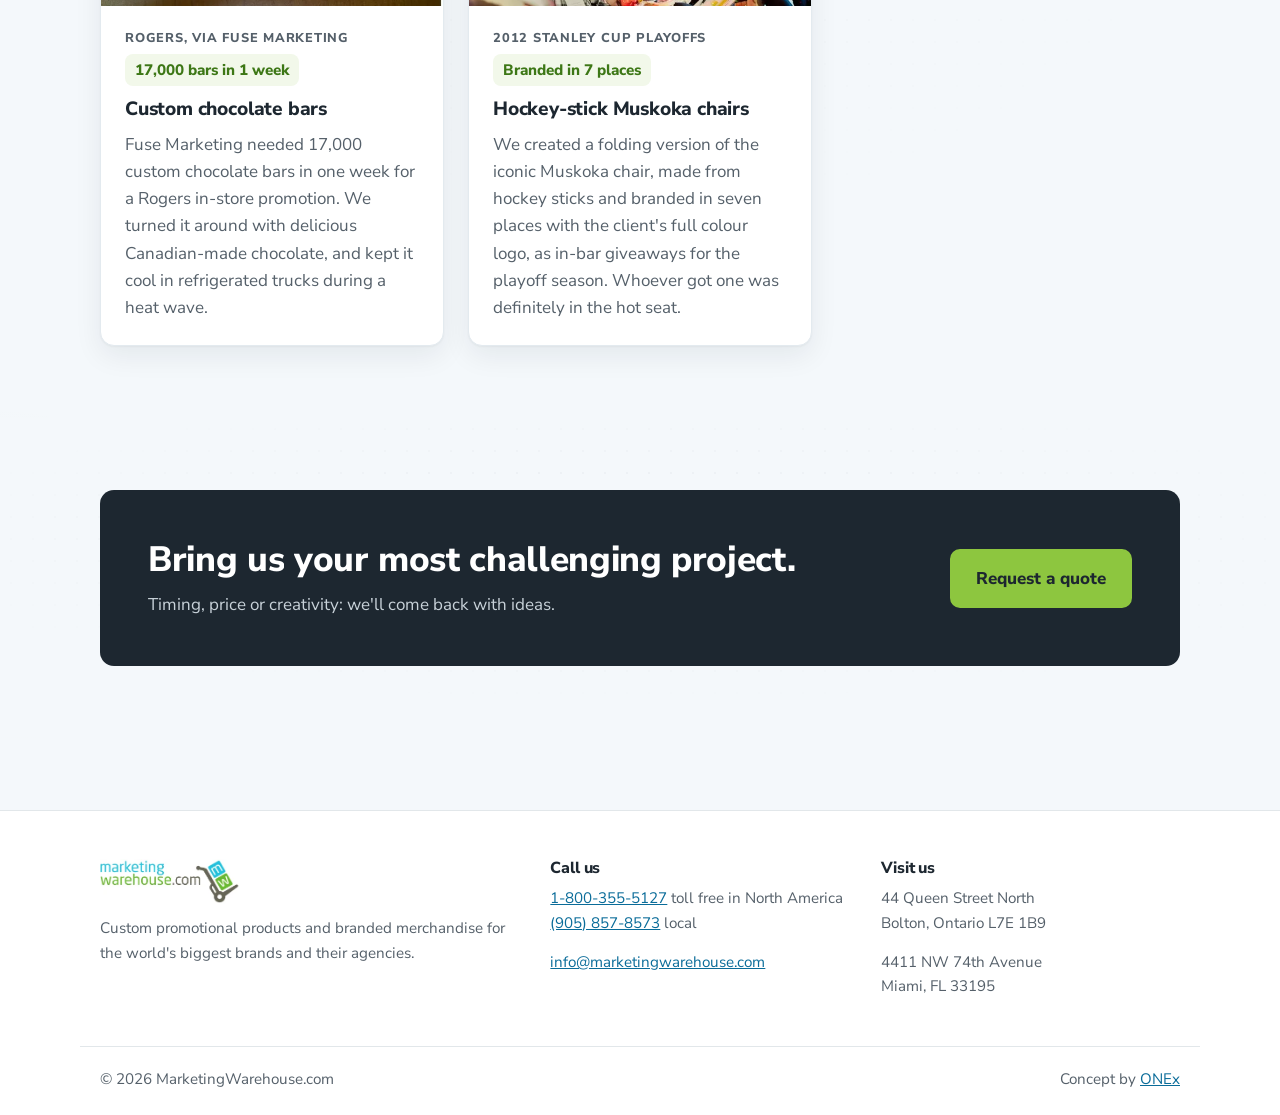
<file: projects/index.html>
<!doctype html>
<html lang="en">
<head>
<meta charset="utf-8">
<meta name="viewport" content="width=device-width, initial-scale=1">
<meta name="robots" content="noindex, nofollow">
<title>Projects | MarketingWarehouse.com</title>
<meta name="description" content="Custom branded merchandise MarketingWarehouse has delivered for Heinz, Porsche Canada, Unicef Canada, the CN Tower, Rogers, Snapple and more.">
<link rel="preconnect" href="https://fonts.googleapis.com">
<link rel="preconnect" href="https://fonts.gstatic.com" crossorigin>
<link href="https://fonts.googleapis.com/css2?family=Nunito+Sans:opsz,wght@6..12,400;6..12,600;6..12,700;6..12,800&display=swap" rel="stylesheet">
<link rel="stylesheet" href="/style.css">
</head>
<body class="page-projects">
<a class="skip" href="#main">Skip to content</a>
<header class="site-header">
  <div class="wrap header-row">
    <a class="brand" href="/"><img src="/img/logo.webp" alt="MarketingWarehouse.com" width="160" height="52"></a>
    <button class="nav-toggle" aria-expanded="false" aria-controls="site-nav">Menu</button>
    <nav id="site-nav" class="site-nav" aria-label="Main">
      <a href="/">Home</a>
      <a href="/about/">About Us</a>
      <a href="/projects/" aria-current="page">Projects</a>
      <a href="/products/">Products</a>
      <a href="/quote/" class="nav-cta">Quote Request</a>
      <a href="/contact/">Contact</a>
    </nav>
    <a class="header-call" href="tel:+18003555127">1-800-355-5127</a>
  </div>
</header>
<main id="main">
<div class="page-head">
  <div class="wrap">
    <p class="eyebrow">Projects</p>
    <h1>Another tall order, delivered on time.</h1>
    <p class="lead">Hockey-stick Muskoka chairs? Check. Several thousand ice buckets for a liquor store promotion? Check. Here's some of what we've made for our clients.</p>
  </div>
</div>

<section>
  <div class="wrap">
    <div class="cards">
      <article class="card" id="unicef">
        <img src="/img/toque.webp" width="590" height="200" alt="Woman wearing a black Unicef knit toque">
        <div class="card-body">
          <p class="card-tag">Unicef Canada</p>
          <h3>Custom-knit toques</h3>
          <p>We designed and produced these toques right here in Canada, fast enough for Unicef's canvassers to hit the streets during the winter months. Custom Canadian-made toques, mittens and scarves are a status symbol for patriotic customers, and very cost effective too.</p>
        </div>
      </article>
      <article class="card" id="heinz">
        <img src="/img/heinz-float.webp" width="590" height="200" alt="Inflatable pool float shaped like a Heinz Ketchup bottle">
        <div class="card-body">
          <p class="card-tag">Heinz</p>
          <h3>Ketchup-bottle pool floats</h3>
          <p>Full body-sized inflatable pool floats in the exact shape of the iconic Heinz Ketchup bottle. The client's agency has repeated the order a couple of times for summer promotions to store managers and the ketchup-eating public. Everyone in the pool!</p>
        </div>
      </article>
      <article class="card" id="porsche">
        <img src="/img/porsche-bag.webp" width="590" height="200" alt="Porsche branded ballistic nylon driver bag with a 3D rubber racing patch">
        <div class="card-body">
          <p class="card-tag">Porsche Canada</p>
          <span class="card-stat">10-day World Roadshow</span>
          <h3>3D rubber racing patches and driver bags</h3>
          <p>For the 2013 Porsche Canada World Roadshow, we created high-end 3D rubber racing patches instead of typical embroidery, and used them on ballistic nylon driver bags, German-made apparel and more. We also branded die-cast Porsche Cayenne replicas for the daily event awards.</p>
        </div>
      </article>
      <article class="card" id="snapple">
        <img src="/img/snapple.webp" width="590" height="200" alt="Snapple branded backpack, t-shirt and steel bottle">
        <div class="card-body">
          <p class="card-tag">Snapple</p>
          <h3>Branded adventure prize packs</h3>
          <p>A custom t-shirt, high-end High Sierra backpacks and stainless steel bottles, all branded for a Snapple prize pack.</p>
        </div>
      </article>
      <article class="card" id="cn-tower">
        <img src="/img/speakers.webp" width="590" height="200" alt="CN Tower branded pop-up speaker next to a phone">
        <div class="card-body">
          <p class="card-tag">CN Tower</p>
          <h3>High fidelity pop-up speakers</h3>
          <p>A CN Tower director wanted a small but highly perceived gift for staff and partners. We custom-sourced these speakers from a trusted offshore electronics firm, created custom retail-style packaging, and delivered on time and well under budget.</p>
        </div>
      </article>
      <article class="card" id="liquor-store">
        <img src="/img/motts2.webp" width="590" height="200" alt="Promotion kit with ice bucket, etched glasses, rimmer tin and grinders">
        <div class="card-body">
          <p class="card-tag">Liquor store promotion</p>
          <span class="card-stat">Saved the client over $40,000</span>
          <h3>20,000 ice buckets and 40,000 glasses</h3>
          <p>We produced 20,000 acrylic ice buckets, 40,000 satin-etched drinking glasses, custom clear RPET boxes, coasters and rimmer tins, and sourced custom salt and pepper grinders. The client saved over $40,000 compared with their previous suppliers. We'll drink to that!</p>
        </div>
      </article>
      <article class="card" id="rogers">
        <img src="/img/bars.webp" width="590" height="200" alt="Custom-wrapped chocolate bars for a Rogers promotion">
        <div class="card-body">
          <p class="card-tag">Rogers, via Fuse Marketing</p>
          <span class="card-stat">17,000 bars in 1 week</span>
          <h3>Custom chocolate bars</h3>
          <p>Fuse Marketing needed 17,000 custom chocolate bars in one week for a Rogers in-store promotion. We turned it around with delicious Canadian-made chocolate, and kept it cool in refrigerated trucks during a heat wave.</p>
        </div>
      </article>
      <article class="card" id="muskoka-chairs">
        <img src="/img/motts.webp" width="590" height="200" alt="Bar patrons sitting in folding Muskoka chairs made from hockey sticks">
        <div class="card-body">
          <p class="card-tag">2012 Stanley Cup playoffs</p>
          <span class="card-stat">Branded in 7 places</span>
          <h3>Hockey-stick Muskoka chairs</h3>
          <p>We created a folding version of the iconic Muskoka chair, made from hockey sticks and branded in seven places with the client's full colour logo, as in-bar giveaways for the playoff season. Whoever got one was definitely in the hot seat.</p>
        </div>
      </article>
    </div>
  </div>
</section>

<section>
  <div class="wrap">
    <div class="cta">
      <div>
        <h2>Bring us your most challenging project.</h2>
        <p>Timing, price or creativity: we'll come back with ideas.</p>
      </div>
      <a class="btn" href="/quote/">Request a quote</a>
    </div>
  </div>
</section>
</main>
<footer class="site-footer">
  <div class="wrap footer-grid">
    <div>
      <img src="/img/logo.webp" alt="MarketingWarehouse.com" width="140" height="45" class="footer-logo">
      <p>Custom promotional products and branded merchandise for the world's biggest brands and their agencies.</p>
    </div>
    <div>
      <h2>Call us</h2>
      <p><a href="tel:+18003555127">1-800-355-5127</a> toll free in North America<br><a href="tel:+19058578573">(905) 857-8573</a> local</p>
      <p><a href="mailto:info@marketingwarehouse.com">info@marketingwarehouse.com</a></p>
    </div>
    <div>
      <h2>Visit us</h2>
      <p>44 Queen Street North<br>Bolton, Ontario L7E 1B9</p>
      <p>4411 NW 74th Avenue<br>Miami, FL 33195</p>
    </div>
  </div>
  <div class="wrap footer-base">
    <p>&copy; 2026 MarketingWarehouse.com</p>
    <p>Concept by <a href="https://onenewerax.com">ONEx</a></p>
  </div>
</footer>
<div class="mobile-bar">
  <a class="btn btn-ghost" href="tel:+18003555127">Call us</a>
  <a class="btn" href="/quote/">Get a quote</a>
</div>
<script src="/site.js" defer></script>
</body>
</html>
</file>
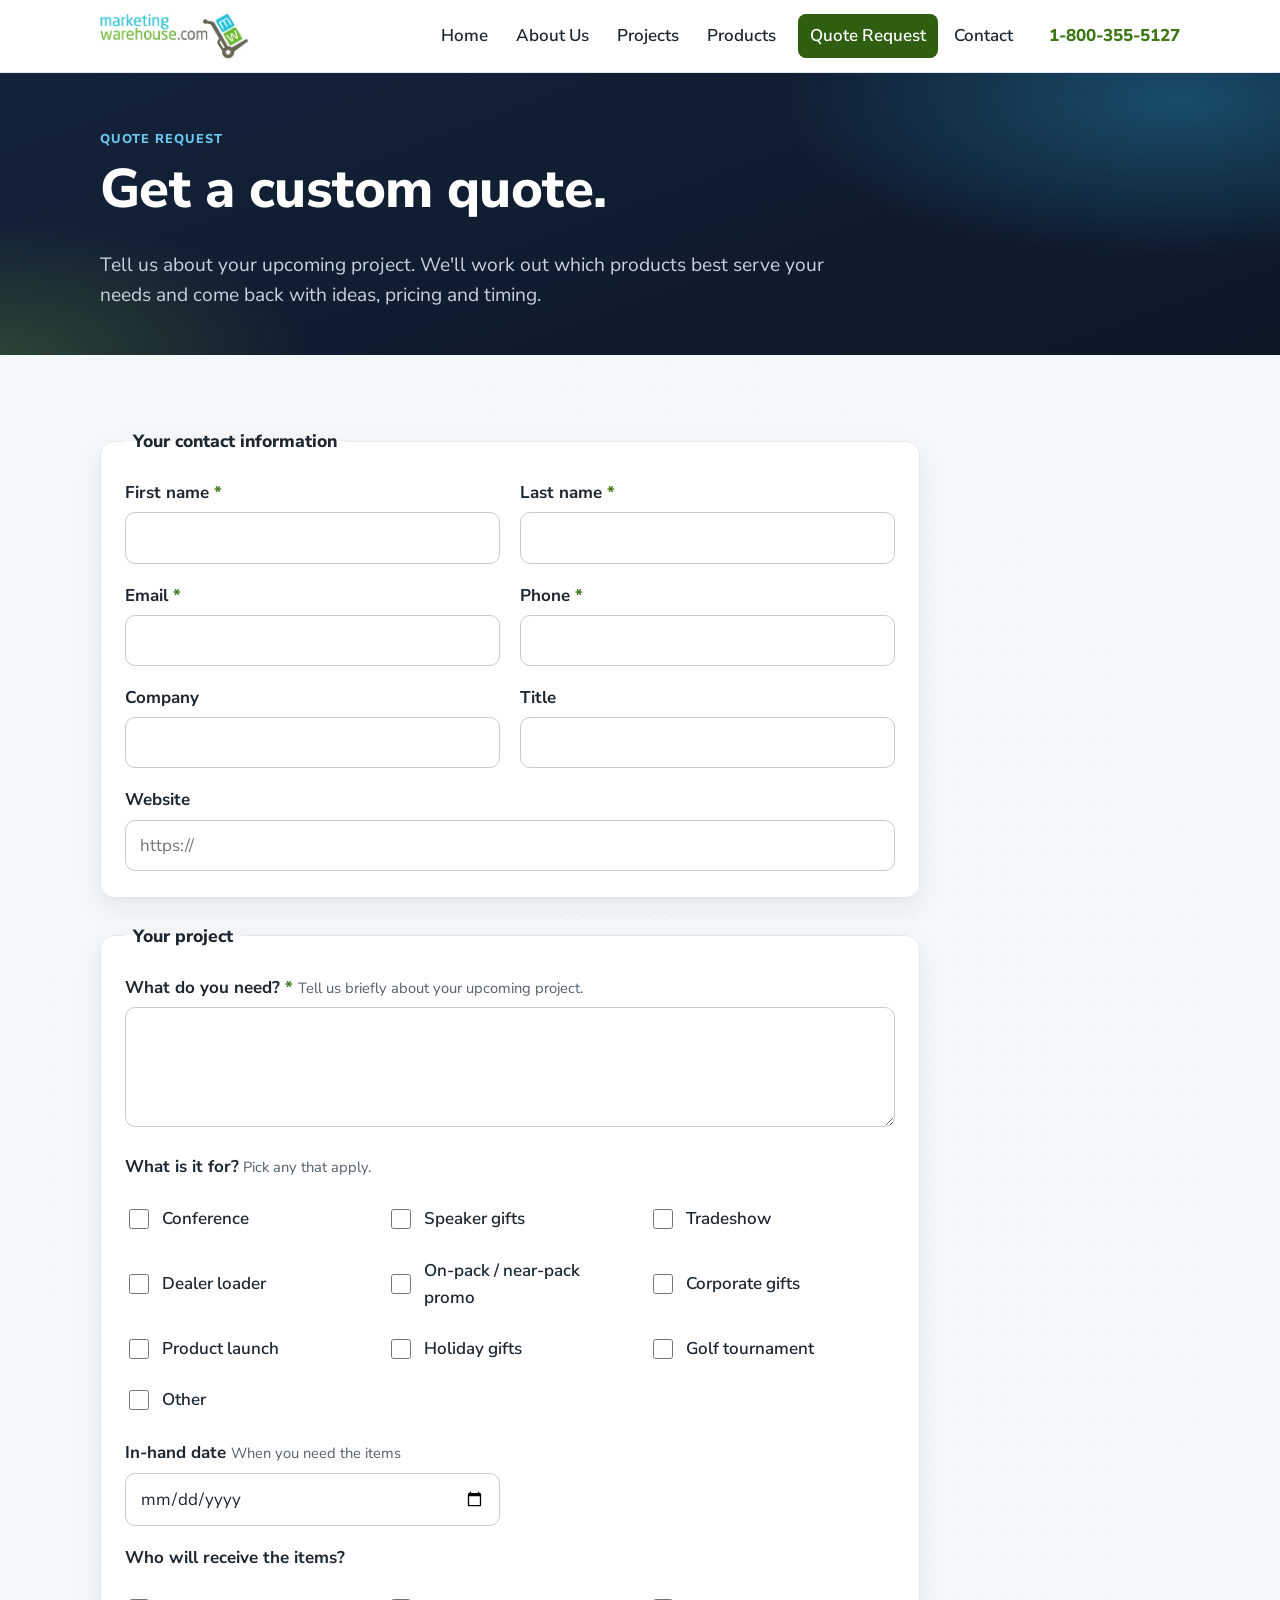
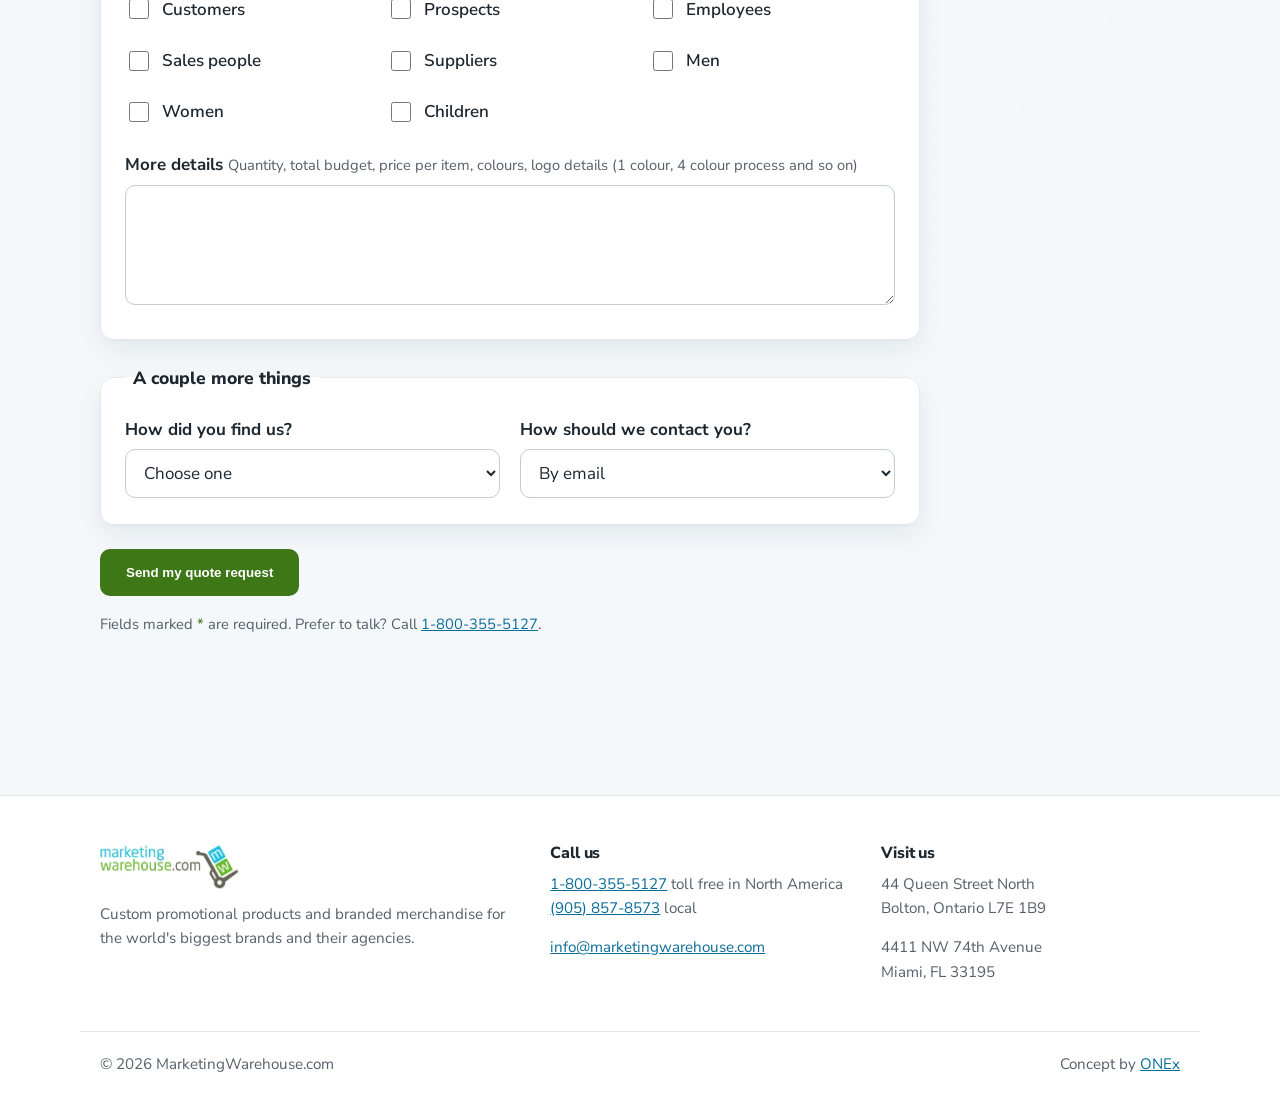
<file: quote/index.html>
<!doctype html>
<html lang="en">
<head>
<meta charset="utf-8">
<meta name="viewport" content="width=device-width, initial-scale=1">
<meta name="robots" content="noindex, nofollow">
<title>Request a Quote | MarketingWarehouse.com</title>
<meta name="description" content="Tell MarketingWarehouse about your upcoming project and get a custom quote with product ideas, pricing and timing.">
<link rel="preconnect" href="https://fonts.googleapis.com">
<link rel="preconnect" href="https://fonts.gstatic.com" crossorigin>
<link href="https://fonts.googleapis.com/css2?family=Nunito+Sans:opsz,wght@6..12,400;6..12,600;6..12,700;6..12,800&display=swap" rel="stylesheet">
<link rel="stylesheet" href="/style.css">
</head>
<body class="page-quote">
<a class="skip" href="#main">Skip to content</a>
<header class="site-header">
  <div class="wrap header-row">
    <a class="brand" href="/"><img src="/img/logo.webp" alt="MarketingWarehouse.com" width="160" height="52"></a>
    <button class="nav-toggle" aria-expanded="false" aria-controls="site-nav">Menu</button>
    <nav id="site-nav" class="site-nav" aria-label="Main">
      <a href="/">Home</a>
      <a href="/about/">About Us</a>
      <a href="/projects/">Projects</a>
      <a href="/products/">Products</a>
      <a href="/quote/" class="nav-cta" aria-current="page">Quote Request</a>
      <a href="/contact/">Contact</a>
    </nav>
    <a class="header-call" href="tel:+18003555127">1-800-355-5127</a>
  </div>
</header>
<main id="main">
<div class="page-head">
  <div class="wrap">
    <p class="eyebrow">Quote request</p>
    <h1>Get a custom quote.</h1>
    <p class="lead">Tell us about your upcoming project. We'll work out which products best serve your needs and come back with ideas, pricing and timing.</p>
  </div>
</div>

<section>
  <div class="wrap">
    <form id="quote-form" class="form" method="dialog" novalidate>
      <fieldset>
        <legend>Your contact information</legend>
        <div class="fields">
          <div class="field"><label for="first-name">First name <span class="req">*</span></label><input type="text" id="first-name" name="first-name" autocomplete="given-name" required></div>
          <div class="field"><label for="last-name">Last name <span class="req">*</span></label><input type="text" id="last-name" name="last-name" autocomplete="family-name" required></div>
          <div class="field"><label for="email">Email <span class="req">*</span></label><input type="email" id="email" name="email" autocomplete="email" required></div>
          <div class="field"><label for="phone">Phone <span class="req">*</span></label><input type="tel" id="phone" name="phone" autocomplete="tel" required></div>
          <div class="field"><label for="company">Company</label><input type="text" id="company" name="company" autocomplete="organization"></div>
          <div class="field"><label for="job-title">Title</label><input type="text" id="job-title" name="job-title" autocomplete="organization-title"></div>
          <div class="field full"><label for="website">Website</label><input type="url" id="website" name="website" placeholder="https://" autocomplete="url"></div>
        </div>
      </fieldset>

      <fieldset>
        <legend>Your project</legend>
        <div class="field">
          <label for="items">What do you need? <span class="req">*</span> <span class="hint">Tell us briefly about your upcoming project.</span></label>
          <textarea id="items" name="items" required></textarea>
        </div>
        <p><strong>What is it for?</strong> <span class="hint">Pick any that apply.</span></p>
        <div class="checks">
          <label><input type="checkbox" name="event" value="Conference">Conference</label>
          <label><input type="checkbox" name="event" value="Speaker gifts">Speaker gifts</label>
          <label><input type="checkbox" name="event" value="Tradeshow">Tradeshow</label>
          <label><input type="checkbox" name="event" value="Dealer loader">Dealer loader</label>
          <label><input type="checkbox" name="event" value="On-pack/near-pack promo">On-pack / near-pack promo</label>
          <label><input type="checkbox" name="event" value="Corporate gifts">Corporate gifts</label>
          <label><input type="checkbox" name="event" value="Product launch">Product launch</label>
          <label><input type="checkbox" name="event" value="Holiday gifts">Holiday gifts</label>
          <label><input type="checkbox" name="event" value="Golf tournament">Golf tournament</label>
          <label><input type="checkbox" name="event" value="Other">Other</label>
        </div>
        <div class="fields">
          <div class="field"><label for="in-hand">In-hand date <span class="hint">When you need the items</span></label><input type="date" id="in-hand" name="in-hand"></div>
        </div>
        <p><strong>Who will receive the items?</strong></p>
        <div class="checks">
          <label><input type="checkbox" name="recipients" value="Customers">Customers</label>
          <label><input type="checkbox" name="recipients" value="Prospects">Prospects</label>
          <label><input type="checkbox" name="recipients" value="Employees">Employees</label>
          <label><input type="checkbox" name="recipients" value="Sales people">Sales people</label>
          <label><input type="checkbox" name="recipients" value="Suppliers">Suppliers</label>
          <label><input type="checkbox" name="recipients" value="Men">Men</label>
          <label><input type="checkbox" name="recipients" value="Women">Women</label>
          <label><input type="checkbox" name="recipients" value="Children">Children</label>
        </div>
        <div class="field">
          <label for="details">More details <span class="hint">Quantity, total budget, price per item, colours, logo details (1 colour, 4 colour process and so on)</span></label>
          <textarea id="details" name="details"></textarea>
        </div>
      </fieldset>

      <fieldset>
        <legend>A couple more things</legend>
        <div class="fields">
          <div class="field">
            <label for="found">How did you find us?</label>
            <select id="found" name="found">
              <option value="">Choose one</option>
              <option>Web search</option>
              <option>Referral</option>
              <option>Existing client</option>
              <option>Marketing Magazine</option>
              <option>Email</option>
              <option>Other</option>
            </select>
          </div>
          <div class="field">
            <label for="contact-pref">How should we contact you?</label>
            <select id="contact-pref" name="contact-pref">
              <option>By email</option>
              <option>By phone</option>
            </select>
          </div>
        </div>
      </fieldset>

      <p><button class="btn" type="submit">Send my quote request</button></p>
      <p class="form-note">Fields marked <span class="req">*</span> are required. Prefer to talk? Call <a href="tel:+18003555127">1-800-355-5127</a>.</p>
    </form>

    <div id="thanks" class="thanks" tabindex="-1" hidden>
      <h2>Thanks<span id="thanks-name"></span>!</h2>
      <p>We've got your project details and will be back to you shortly with our best ideas, pricing and timing.</p>
      <p class="preview-note">This is a design preview. Nothing you typed was stored or sent anywhere.</p>
    </div>
  </div>
</section>
</main>
<footer class="site-footer">
  <div class="wrap footer-grid">
    <div>
      <img src="/img/logo.webp" alt="MarketingWarehouse.com" width="140" height="45" class="footer-logo">
      <p>Custom promotional products and branded merchandise for the world's biggest brands and their agencies.</p>
    </div>
    <div>
      <h2>Call us</h2>
      <p><a href="tel:+18003555127">1-800-355-5127</a> toll free in North America<br><a href="tel:+19058578573">(905) 857-8573</a> local</p>
      <p><a href="mailto:info@marketingwarehouse.com">info@marketingwarehouse.com</a></p>
    </div>
    <div>
      <h2>Visit us</h2>
      <p>44 Queen Street North<br>Bolton, Ontario L7E 1B9</p>
      <p>4411 NW 74th Avenue<br>Miami, FL 33195</p>
    </div>
  </div>
  <div class="wrap footer-base">
    <p>&copy; 2026 MarketingWarehouse.com</p>
    <p>Concept by <a href="https://onenewerax.com">ONEx</a></p>
  </div>
</footer>
<div class="mobile-bar">
  <a class="btn btn-ghost" href="tel:+18003555127">Call us</a>
  <a class="btn" href="/quote/">Get a quote</a>
</div>
<script src="/site.js" defer></script>
</body>
</html>
</file>
<file: style.css>
/* Marketing Warehouse concept. Brand blue and green come from their logo;
   the -ink shades are darker versions that pass 4.5:1 on white for text. */
:root {
  --blue: #29abe2;
  --blue-ink: #0a6c99;
  --green: #8dc63f;
  --green-ink: #3d7716;
  --ink: #1d2730;
  --muted: #55606a;
  --line: #e2e7ea;
  --soft: #f3f8fb;
  --soft-green: #f2f8ea;
  --radius: 14px;
  --wrap: 1120px;
}

* { box-sizing: border-box; }
html { -webkit-text-size-adjust: 100%; }
body {
  margin: 0;
  background: #fff;
  color: var(--ink);
  font: 400 17px/1.6 "Nunito Sans", system-ui, sans-serif;
}
img { max-width: 100%; height: auto; display: block; }
a { color: var(--blue-ink); }
h1, h2, h3 { line-height: 1.2; margin: 0 0 .5em; font-weight: 800; letter-spacing: -.01em; }
h1 { font-size: clamp(2rem, 5.5vw, 3.4rem); }
h2 { font-size: clamp(1.5rem, 3.5vw, 2.2rem); }
h3 { font-size: 1.2rem; }
p { margin: 0 0 1em; }

.wrap { max-width: var(--wrap); margin: 0 auto; padding: 0 20px; }
.skip { position: absolute; left: -999px; }
.skip:focus { left: 12px; top: 12px; background: #fff; padding: 8px 12px; z-index: 10; }

/* Header */
.site-header { position: sticky; top: 0; z-index: 5; background: rgba(255,255,255,.96); border-bottom: 1px solid var(--line); backdrop-filter: blur(6px); }
.header-row { display: flex; align-items: center; gap: 24px; min-height: 72px; }
.brand img { width: 150px; }
.site-nav { display: flex; gap: 4px; margin-left: auto; }
.site-nav a { color: var(--ink); text-decoration: none; font-weight: 600; padding: 8px 12px; border-radius: 8px; }
.site-nav a:hover { background: var(--soft); }
.site-nav a[aria-current="page"] { color: var(--blue-ink); background: var(--soft); }
.site-nav a.nav-cta { background: var(--green-ink); color: #fff; margin-left: 6px; }
.site-nav a.nav-cta:hover, .site-nav a.nav-cta[aria-current="page"] { background: #2f5e10; color: #fff; }
.header-call { font-weight: 800; color: var(--green-ink); text-decoration: none; white-space: nowrap; }
.nav-toggle { display: none; }

@media (max-width: 960px) {
  .header-row { flex-wrap: wrap; gap: 12px; min-height: 64px; }
  .brand img { width: 130px; }
  .header-call { margin-left: auto; font-size: .95rem; }
  .nav-toggle {
    display: block; order: 3; font: inherit; font-weight: 700; color: var(--ink);
    background: var(--soft); border: 1px solid var(--line); border-radius: 8px; padding: 6px 14px;
  }
  .site-nav { display: none; order: 4; width: 100%; flex-direction: column; margin: 0 0 12px; }
  .site-nav.open { display: flex; }
  .site-nav a { padding: 12px; }
}
@media (max-width: 420px) {
  .header-row { gap: 10px; }
  .brand img { width: 108px; }
  .header-call { font-size: .85rem; }
  .nav-toggle { padding: 6px 10px; font-size: .95rem; }
}

/* Buttons */
.btn {
  display: inline-block; font-weight: 800; text-decoration: none; border-radius: 10px;
  padding: 14px 24px; background: var(--green-ink); color: #fff; border: 2px solid var(--green-ink);
}
.btn:hover { background: #2f5e10; border-color: #2f5e10; }
.btn-ghost { background: transparent; color: var(--ink); border-color: var(--line); }
.btn-ghost:hover { background: var(--soft); border-color: var(--line); }
.btn-row { display: flex; flex-wrap: wrap; gap: 12px; }

/* Sections */
section { padding: 72px 0; }
.soft { background: var(--soft); }
.eyebrow { font-weight: 800; text-transform: uppercase; letter-spacing: .08em; font-size: .8rem; color: var(--blue-ink); margin-bottom: .6em; }
.lead { font-size: 1.2rem; color: var(--muted); max-width: 40em; }
.section-head { max-width: 46em; margin-bottom: 36px; }

/* Hero */
.hero { padding: 80px 0 64px; background: linear-gradient(180deg, var(--soft) 0%, #fff 100%); }
.hero h1 span { color: var(--blue-ink); }
.hero .lead { margin-bottom: 1.6em; }
.hero-points { display: flex; flex-wrap: wrap; gap: 10px 28px; list-style: none; padding: 0; margin: 32px 0 0; color: var(--muted); font-weight: 600; }
.hero-points li::before { content: ""; display: inline-block; width: 10px; height: 10px; border-radius: 50%; background: var(--green); margin-right: 10px; }

/* Hero photo strip: their 590x200 project photos at or below native size */
.hero-strip { display: grid; grid-template-columns: repeat(3, 1fr); gap: 16px; margin-top: 40px; }
.hero-strip a { position: relative; display: block; border-radius: var(--radius); overflow: hidden; color: #fff; text-decoration: none; }
.hero-strip img { width: 100%; aspect-ratio: 590 / 200; object-fit: cover; transition: transform .3s; }
.hero-strip a:hover img { transform: scale(1.03); }
.hero-strip span { position: absolute; left: 0; right: 0; bottom: 0; padding: 24px 14px 10px; font-weight: 700; font-size: .95rem; background: linear-gradient(transparent, rgba(0,0,0,.65)); }
@media (max-width: 760px) {
  .hero-strip { grid-template-columns: none; grid-auto-flow: column; grid-auto-columns: 82%; overflow-x: auto; scroll-snap-type: x mandatory; margin-right: -20px; padding-right: 20px; }
  .hero-strip a { scroll-snap-align: start; }
}

/* Logo wall */
.logos { padding: 48px 0; border-top: 1px solid var(--line); border-bottom: 1px solid var(--line); }
.logos p { text-align: center; color: var(--muted); font-weight: 600; margin-bottom: 24px; }


/* Project cards */
.cards { display: grid; grid-template-columns: repeat(auto-fill, minmax(320px, 1fr)); gap: 24px; }
.card { border: 1px solid var(--line); border-radius: var(--radius); overflow: hidden; background: #fff; display: flex; flex-direction: column; }
.card img { width: 100%; aspect-ratio: 590 / 200; object-fit: cover; }
.card-body { padding: 22px 24px 24px; }
.card-tag { font-size: .8rem; font-weight: 800; text-transform: uppercase; letter-spacing: .06em; color: var(--green-ink); margin-bottom: .4em; }
.card-stat { display: inline-block; background: var(--soft-green); color: var(--green-ink); font-weight: 800; border-radius: 8px; padding: 4px 10px; margin-bottom: .8em; font-size: .95rem; }
.card p { color: var(--muted); }
.card p:last-child { margin-bottom: 0; }
.more { margin-top: 32px; }

/* Two-column text */
.split { display: grid; grid-template-columns: 1.3fr 1fr; gap: 56px; align-items: start; }
@media (max-width: 860px) { .split { grid-template-columns: 1fr; gap: 32px; } }
.callout { background: var(--soft-green); border-radius: var(--radius); padding: 28px; }
.callout h3 { color: var(--green-ink); }
.callout p:last-child { margin-bottom: 0; }
.prose p { max-width: 38em; }

/* Steps */
.steps { display: grid; grid-template-columns: repeat(3, 1fr); gap: 24px; list-style: none; padding: 0; margin: 0; counter-reset: step; }
.steps li { background: #fff; border: 1px solid var(--line); border-radius: var(--radius); padding: 24px; counter-increment: step; }
.steps li::before { content: counter(step); display: grid; place-items: center; width: 36px; height: 36px; border-radius: 50%; background: var(--blue-ink); color: #fff; font-weight: 800; margin-bottom: 12px; }
.steps p { color: var(--muted); margin: 0; }
@media (max-width: 760px) { .steps { grid-template-columns: 1fr; } }

/* CTA band */
.cta { background: var(--ink); color: #fff; border-radius: var(--radius); padding: 48px; display: flex; flex-wrap: wrap; gap: 24px; align-items: center; justify-content: space-between; }
.cta h2 { margin: 0 0 .3em; }
.cta p { margin: 0; color: #c8d2d9; }
.cta .btn { background: var(--green); border-color: var(--green); color: var(--ink); }
.cta .btn:hover { background: #a3d65f; border-color: #a3d65f; }
@media (max-width: 600px) { .cta { padding: 32px 24px; } }

/* Contact */
.contact-grid { display: grid; grid-template-columns: repeat(auto-fit, minmax(260px, 1fr)); gap: 24px; }
.contact-box { border: 1px solid var(--line); border-radius: var(--radius); padding: 28px; }
.contact-box h2 { font-size: 1.25rem; }
.contact-box dl { margin: 0; display: grid; grid-template-columns: auto 1fr; gap: 6px 16px; }
.contact-box dt { color: var(--muted); white-space: nowrap; }
.contact-box dd { margin: 0; font-weight: 600; }

/* Store */
.store { display: grid; grid-template-columns: 1fr auto; gap: 32px; align-items: center; border: 2px solid var(--blue); border-radius: var(--radius); padding: 40px; background: var(--soft); }
@media (max-width: 700px) { .store { grid-template-columns: 1fr; padding: 28px; } }
.chips { display: flex; flex-wrap: wrap; gap: 10px; list-style: none; padding: 0; margin: 0; }
.chips li { background: #fff; border: 1px solid var(--line); border-radius: 999px; padding: 6px 14px; font-weight: 600; font-size: .95rem; }

/* Quote form */
.form { max-width: 820px; }
fieldset { border: 1px solid var(--line); border-radius: var(--radius); padding: 24px 24px 8px; margin: 0 0 24px; }
legend { font-weight: 800; font-size: 1.1rem; padding: 0 8px; }
.fields { display: grid; grid-template-columns: 1fr 1fr; gap: 0 20px; }
@media (max-width: 640px) { .fields { grid-template-columns: 1fr; } }
.field { margin-bottom: 18px; }
.field.full { grid-column: 1 / -1; }
label { display: block; font-weight: 700; margin-bottom: 6px; }
.req { color: var(--green-ink); }
.hint { font-weight: 400; color: var(--muted); font-size: .92rem; }
input[type=text], input[type=email], input[type=tel], input[type=url], input[type=date], select, textarea {
  width: 100%; font: inherit; color: var(--ink); background: #fff;
  border: 1px solid #c4ccd2; border-radius: 10px; padding: 11px 14px;
}
textarea { min-height: 120px; resize: vertical; }
input:focus, select:focus, textarea:focus { outline: 3px solid rgba(41,171,226,.35); border-color: var(--blue-ink); }
.checks { display: grid; grid-template-columns: repeat(auto-fill, minmax(190px, 1fr)); gap: 8px 16px; margin-bottom: 18px; }
.checks label { font-weight: 600; display: flex; align-items: center; gap: 10px; margin: 0; padding: 8px 0; }
.checks input { width: 20px; height: 20px; accent-color: var(--green-ink); }
.form-note { color: var(--muted); font-size: .92rem; }
.thanks { border: 2px solid var(--green); background: var(--soft-green); border-radius: var(--radius); padding: 32px; max-width: 820px; }
.thanks h2 { color: var(--green-ink); }
.preview-note { font-size: .92rem; color: var(--muted); border-top: 1px solid #d3e6bd; padding-top: 12px; margin: 16px 0 0; }
[hidden] { display: none !important; }

/* Page heading for inner pages */
.page-head { padding: 64px 0 40px; background: var(--soft); }
.page-head .lead { margin: 0; }

/* Occasion links on Products */
.chips li:has(a) { padding: 0; }
.chips a { display: block; padding: 10px 16px; color: var(--ink); text-decoration: none; }
.chips li:has(a):hover { border-color: var(--green-ink); background: var(--soft-green); }
.chips-note { color: var(--muted); margin-top: 14px; }

/* Phone: call and quote buttons pinned to the bottom of the screen */
.mobile-bar { display: none; }
@media (max-width: 640px) {
  .mobile-bar { display: grid; grid-template-columns: 1fr 1fr; gap: 10px; position: fixed; left: 0; right: 0; bottom: 0; z-index: 6; padding: 10px 16px calc(10px + env(safe-area-inset-bottom)); background: rgba(255,255,255,.97); border-top: 1px solid var(--line); }
  .mobile-bar .btn { text-align: center; padding: 12px; }
  .mobile-bar .btn-ghost { background: #fff; }
  body { padding-bottom: 76px; }
  .header-call { display: none; }
  .nav-toggle { margin-left: auto; }
  .site-nav a.nav-cta { margin-left: 0; }
  .eyebrow-sep { display: none; }
  .hero .eyebrow span:not(.eyebrow-sep) { display: block; }
  .hero .btn-row { flex-direction: column; }
  .hero .btn-row .btn { text-align: center; }
}

/* Footer */
.site-footer { background: #fafbfc; border-top: 1px solid var(--line); margin-top: 72px; padding: 48px 0 24px; color: var(--muted); font-size: .95rem; }
.footer-grid { display: grid; grid-template-columns: 1.4fr 1fr 1fr; gap: 32px; }
@media (max-width: 760px) { .footer-grid { grid-template-columns: 1fr; gap: 20px; } }
.site-footer h2 { font-size: 1rem; color: var(--ink); }
.footer-logo { width: 140px; margin-bottom: 12px; }
.footer-base { display: flex; justify-content: space-between; flex-wrap: wrap; gap: 8px; border-top: 1px solid var(--line); margin-top: 32px; padding-top: 20px; }
.footer-base p { margin: 0; }
.card { scroll-margin-top: 90px; }

/* ---------- V3: depth and motion ---------- */
:root { --night: #0d1726; --night-2: #13233a; --sky: #6cc8ef; --lime: #a6d861; }

/* Dark first screen with a glow in their logo colours */
.hero3d {
  position: relative; overflow: hidden; color: #fff; padding: 64px 0 72px;
  background:
    radial-gradient(55% 70% at 88% 18%, rgba(41,171,226,.38), transparent 62%),
    radial-gradient(45% 60% at 6% 96%, rgba(141,198,63,.30), transparent 60%),
    linear-gradient(160deg, var(--night-2), var(--night) 60%);
}
.hero3d::after { /* faint dot grid for texture */
  content: ""; position: absolute; inset: 0; pointer-events: none; opacity: .35;
  background-image: radial-gradient(rgba(255,255,255,.18) 1px, transparent 1px); background-size: 22px 22px;
  mask-image: linear-gradient(180deg, #000, transparent 85%);
}
.hero3d-grid { position: relative; z-index: 1; display: grid; grid-template-columns: 1.05fr 1fr; gap: 40px; align-items: center; }
.hero3d .eyebrow { color: var(--sky); }
.hero3d h1 { font-size: clamp(2.7rem, 7vw, 4.8rem); line-height: 1.02; letter-spacing: -.025em; margin-bottom: .35em; }
.hero3d h1 span { background: linear-gradient(90deg, var(--lime), var(--sky)); -webkit-background-clip: text; background-clip: text; color: transparent; }
.hero3d .lead { color: #c6d2de; margin-bottom: 1.6em; }
.hero3d .btn { background: var(--green); border-color: var(--green); color: var(--night); }
.hero3d .btn:hover { background: var(--lime); border-color: var(--lime); }
.hero3d .btn-ghost { background: transparent; color: #fff; border-color: rgba(255,255,255,.35); }
.hero3d .btn-ghost:hover { background: rgba(255,255,255,.08); border-color: #fff; }

/* Stacked project photos in 3D; site.js rotates which one is in front */
.stage { position: relative; height: 380px; perspective: 1100px; }
.stage-inner { position: absolute; inset: 0; transform-style: preserve-3d; transform: translateX(var(--stx, 0px)) rotateX(var(--rx, 6deg)) rotateY(calc(var(--ry, -14deg) + var(--sr, 0deg))); transition: transform .2s ease-out; }
.hero3d-copy { transform: translateY(var(--cty, 0px)); will-change: transform; }
.shot {
  position: absolute; left: 50%; top: 50%; width: min(86%, 470px); aspect-ratio: 932 / 323;
  border-radius: 14px; overflow: hidden; color: #fff; text-decoration: none;
  box-shadow: 0 30px 60px rgba(0,0,0,.5), 0 0 0 1px rgba(255,255,255,.08);
  transition: transform 1s cubic-bezier(.2,.7,.2,1), opacity 1s, filter 1s;
  transform: translate(-50%, -50%) translateZ(-420px); opacity: 0;
}
.shot img { width: 100%; height: 100%; object-fit: cover; }
.shot span { position: absolute; left: 0; right: 0; bottom: 0; padding: 26px 16px 12px; font-weight: 800; background: linear-gradient(transparent, rgba(0,0,0,.7)); opacity: 0; transition: opacity .6s; }
.shot[data-pos="0"] { transform: translate(-50%, -50%) translateZ(0); opacity: 1; z-index: 4; }
.shot[data-pos="0"] span { opacity: 1; }
.shot[data-pos="1"] { transform: translate(-36%, -102%) translateZ(-140px); opacity: .7; filter: saturate(.8); z-index: 3; }
.shot[data-pos="2"] { transform: translate(-64%, 4%) translateZ(-240px); opacity: .45; filter: saturate(.6) blur(.5px); z-index: 2; }
.shot[data-pos="3"] { transform: translate(-46%, -150%) translateZ(-340px); opacity: .22; filter: blur(1px); z-index: 1; }
@media (max-width: 860px) {
  .hero3d { padding: 36px 0 28px; }
  .hero3d-grid { grid-template-columns: 1fr; gap: 8px; }
  .stage { height: 220px; margin: 4px -8px 0; }
  .shot { width: 76%; }
  /* Phones: the back photos stay inside the stage, clear of the buttons above. */
  .shot[data-pos="1"] { transform: translate(-38%, -78%) translateZ(-140px); }
  .shot[data-pos="2"] { transform: translate(-62%, -24%) translateZ(-240px); }
  .shot[data-pos="3"] { transform: translate(-46%, -100%) translateZ(-340px); }
}

/* Offerings: straight after the hook */
.offer-grid { display: grid; grid-template-columns: repeat(4, 1fr); gap: 20px; }
@media (max-width: 960px) { .offer-grid { grid-template-columns: 1fr 1fr; } }
@media (max-width: 560px) { .offer-grid { grid-template-columns: 1fr; gap: 14px; } }
.offer { display: block; color: var(--ink); text-decoration: none; border: 1px solid var(--line); border-radius: var(--radius); padding: 24px; background: #fff; transition: transform .25s, box-shadow .25s, border-color .25s; }
.offer:hover { transform: translateY(-4px); box-shadow: 0 14px 30px rgba(13,23,38,.10); border-color: #cfe3a9; }
.offer svg { width: 40px; height: 40px; padding: 8px; border-radius: 10px; background: var(--soft-green); fill: none; stroke: var(--green-ink); stroke-width: 1.8; stroke-linejoin: round; stroke-linecap: round; margin-bottom: 14px; }
.offer p { color: var(--muted); margin: 0; }
.offerings { padding-top: 64px; }

/* Client logos sliding in two rows, opposite directions, full colour */
.logos { padding: 44px 0; overflow: hidden; }
.marquee { display: grid; gap: 10px; mask-image: linear-gradient(90deg, transparent, #000 7%, #000 93%, transparent); -webkit-mask-image: linear-gradient(90deg, transparent, #000 7%, #000 93%, transparent); }
.marquee-track { display: flex; width: max-content; animation: marquee 80s linear infinite; }
.marquee-track.reverse { animation-direction: reverse; animation-duration: 90s; }
.marquee-track img { height: 84px; width: auto; max-width: none; flex: none; }
.marquee:hover .marquee-track { animation-play-state: paused; }
@keyframes marquee { to { transform: translateX(-50%); } }
@media (max-width: 640px) { .marquee-track img { height: 64px; } .marquee-track { animation-duration: 55s; } .marquee-track.reverse { animation-duration: 62s; } }

/* Numbers band */
.stats { background: linear-gradient(160deg, var(--night-2), var(--night)); color: #fff; padding: 56px 0; }
.stats-grid { display: grid; grid-template-columns: repeat(4, 1fr); gap: 24px; }
@media (max-width: 760px) { .stats-grid { grid-template-columns: 1fr 1fr; gap: 28px 16px; } }
.stats strong { display: block; font-size: clamp(2rem, 5vw, 3rem); font-weight: 800; line-height: 1; margin-bottom: 8px; background: linear-gradient(90deg, var(--lime), var(--sky)); -webkit-background-clip: text; background-clip: text; color: transparent; font-variant-numeric: tabular-nums; }
.stats span { color: #c6d2de; font-size: .95rem; }

/* Inner page headings share the dark, glowing look */
.page-head {
  color: #fff; padding: 56px 0 44px;
  background:
    radial-gradient(50% 90% at 92% 10%, rgba(41,171,226,.34), transparent 62%),
    radial-gradient(40% 80% at 0% 100%, rgba(141,198,63,.22), transparent 60%),
    linear-gradient(160deg, var(--night-2), var(--night));
}
.page-head .eyebrow { color: var(--sky); }
.page-head .lead { color: #c6d2de; }

/* Scroll reveal: only when site.js has turned it on and motion is allowed */
.reveal-on [data-reveal] { opacity: 0; transform: translateY(28px); transition: opacity 1s ease, transform 1.1s cubic-bezier(.16,.8,.24,1); transition-delay: var(--delay, 0s); }
.reveal-on [data-reveal].in { opacity: 1; transform: none; }

@media (prefers-reduced-motion: reduce) {
  .marquee-track { animation: none; flex-wrap: wrap; width: auto; justify-content: center; }
  .marquee-track img[aria-hidden] { display: none; }
  .marquee { mask-image: none; -webkit-mask-image: none; }
  .shot, .stage-inner, .offer { transition: none; }
}
@media (max-width: 640px) {
  .hero3d .eyebrow-sep { display: none; }
  .hero3d .eyebrow span:not(.eyebrow-sep) { display: block; }
  .hero3d .btn-row { flex-wrap: nowrap; gap: 10px; }
  .hero3d .btn { flex: 1; text-align: center; padding: 13px 8px; font-size: .95rem; }
}
.shot:first-child:not([data-pos]) { transform: translate(-50%, -50%); opacity: 1; } /* no-JS fallback: show one photo */

/* V3: depth below the first screen. A cool tinted page, soft glows in the
   logo colours, a faint dot texture, and cards lifted off the background. */
body { background: #f4f8fb; }
main > section:not(.hero3d):not(.stats):not(.proof) {
  position: relative; isolation: isolate;
  background:
    radial-gradient(40% 60% at 100% 0%, rgba(41,171,226,.10), transparent 70%),
    radial-gradient(35% 55% at 0% 100%, rgba(141,198,63,.10), transparent 70%),
    #f4f8fb;
}
main > section.soft {
  background:
    radial-gradient(45% 70% at 0% 0%, rgba(141,198,63,.16), transparent 70%),
    radial-gradient(45% 70% at 100% 100%, rgba(41,171,226,.16), transparent 70%),
    linear-gradient(180deg, #eaf3f9, #f1f7ec);
}
main > section:not(.hero3d):not(.stats):not(.proof)::before {
  content: ""; position: absolute; inset: 0; z-index: -1; pointer-events: none; opacity: .5;
  background-image: radial-gradient(rgba(13,23,38,.10) 1px, transparent 1px); background-size: 22px 22px;
  mask-image: radial-gradient(70% 60% at 50% 40%, #000, transparent 85%);
  -webkit-mask-image: radial-gradient(70% 60% at 50% 40%, #000, transparent 85%);
}
.logos { background: #fff; box-shadow: 0 1px 0 var(--line), 0 -1px 0 var(--line); }
.card, .offer, .steps li, .contact-box, fieldset, .callout {
  background: #fff; border-color: #e3eaef;
  box-shadow: 0 1px 2px rgba(13,23,38,.04), 0 10px 28px rgba(13,23,38,.07);
}
.callout { background: linear-gradient(160deg, #f4faec, #fff); }
.site-footer { background: #fff; }

/* V4: logos driven by site.js instead of the CSS loop */
.marquee-js .marquee-track { animation: none; will-change: transform; touch-action: pan-y; cursor: grab; user-select: none; -webkit-user-select: none; }
.marquee-js .marquee-track:active { cursor: grabbing; }
.marquee-js .marquee-track img { -webkit-user-drag: none; pointer-events: none; }
.marquee-hint { text-align: center; color: var(--muted); font-size: .85rem; font-weight: 600; margin: 14px 0 0; letter-spacing: .02em; }
.marquee-hint::before { content: "\2190  "; }
.marquee-hint::after { content: "  \2192"; }

/* V4: the photo stack is positioned every frame by site.js, so no CSS easing
   (that is what made V3 feel stepped). */
.stage-js .stage-inner { transition: none; }
.stage-js .shot { transition: none; will-change: transform, opacity; }
.stage-js .shot span { transition: none; opacity: var(--cap, 0); }

/* V4: slow, graceful heading reveal, word by word */
.reveal-on .w { display: inline-block; overflow: hidden; vertical-align: bottom; padding-bottom: .08em; margin-bottom: -.08em; }
.reveal-on .w > span { display: inline-block; transform: translateY(105%); transition: transform 1s cubic-bezier(.16,.8,.24,1); transition-delay: calc(var(--delay, 0s) + var(--wd, 0s)); }
.reveal-on [data-reveal].in .w > span, .reveal-on .in .w > span { transform: none; }

/* V4: less empty white. The numbers and the projects become one dark band, the
   light sections get slowly drifting colour glows, and phones get less padding. */
.stats { padding-bottom: 28px; }
.proof {
  color: #fff; padding-top: 36px;
  background:
    radial-gradient(45% 50% at 95% 10%, rgba(41,171,226,.22), transparent 65%),
    radial-gradient(40% 50% at 0% 90%, rgba(141,198,63,.18), transparent 65%),
    var(--night);
}
.proof .eyebrow { color: var(--sky); }
.proof .lead { color: #c6d2de; }
.proof .card { color: var(--ink); border-color: rgba(255,255,255,.08); box-shadow: 0 20px 50px rgba(0,0,0,.35); }
.proof .btn-ghost { color: #fff; border-color: rgba(255,255,255,.35); background: transparent; }
.proof .btn-ghost:hover { background: rgba(255,255,255,.08); }
main > section:not(.hero3d):not(.stats):not(.proof) {
  background-size: 160% 160%, 160% 160%, auto;
  animation: glow-drift 22s ease-in-out infinite alternate;
}
@keyframes glow-drift { from { background-position: 0% 0%, 100% 100%, 0 0; } to { background-position: 100% 30%, 0% 70%, 0 0; } }
@media (max-width: 640px) {
  section { padding: 52px 0; }
  .section-head { margin-bottom: 26px; }
  .logos { padding: 32px 0; }
}
@media (prefers-reduced-motion: reduce) {
  main > section { animation: none !important; }
}

/* V5: the opening screen is pinned while the photos scrub, NaturLoop style.
   The track's extra height is the scroll distance the photos play over. */
:root { --hdr: 72px; }
@media (max-width: 960px) { :root { --hdr: 64px; } }
.hero-track { position: relative; height: 240vh; }
.hero-track > .hero3d { position: sticky; top: var(--hdr); min-height: calc(100vh - var(--hdr)); min-height: calc(100svh - var(--hdr)); display: flex; align-items: center; }
.hero-track > .hero3d > .wrap { width: 100%; }
@media (max-width: 860px) {
  .hero-track { height: 230svh; }
  .hero-track > .hero3d { align-items: flex-start; }
}
/* Too short to fit the pinned screen (phones held sideways): unpin. */
@media (max-height: 460px) {
  .hero-track { height: auto; }
  .hero-track > .hero3d { position: static; min-height: 0; }
}
.stage-progress { position: absolute; left: 12%; right: 12%; bottom: 0; height: 3px; border-radius: 3px; background: rgba(255,255,255,.14); overflow: hidden; }
.stage-progress span { display: block; height: 100%; background: linear-gradient(90deg, var(--lime), var(--sky)); transform-origin: left; transform: scaleX(0); }
.scroll-cue { position: absolute; left: 50%; bottom: 14px; transform: translateX(-50%); margin: 0; color: #c6d2de; font-size: .78rem; font-weight: 700; letter-spacing: .18em; text-transform: uppercase; opacity: var(--cue, 1); pointer-events: none; }
.scroll-cue::after { content: ""; display: block; width: 1px; height: 22px; margin: 6px auto 0; background: linear-gradient(#c6d2de, transparent); animation: cue 1.6s ease-in-out infinite; }
@keyframes cue { 0%, 100% { transform: scaleY(.4); transform-origin: top; } 50% { transform: scaleY(1); transform-origin: top; } }
@media (max-width: 640px) { .scroll-cue { bottom: 84px; } }
@media (prefers-reduced-motion: reduce) {
  .hero-track { height: auto; }
  .hero-track > .hero3d { position: static; min-height: 0; }
  .scroll-cue, .stage-progress { display: none; }
}

/* ---------- V6: Apple-style moments ---------- */

/* Projects gallery with timed dots */
.hl { padding-top: 8px; }
.hl-track {
  --edge: max(20px, calc((100vw - var(--wrap)) / 2 + 20px));
  display: flex; gap: 20px; overflow-x: auto; scroll-snap-type: none; /* free momentum glide, no snapping */ scroll-padding-inline: var(--edge);
  padding: 6px var(--edge) 28px; margin: 0; list-style: none; scrollbar-width: none; -webkit-overflow-scrolling: touch;
}
.hl-track::-webkit-scrollbar { display: none; }
.hl-item { flex: 0 0 min(82vw, 400px); scroll-snap-align: start; }

.hl-card { display: flex; flex-direction: column; height: 100%; text-decoration: none; }
.hl-card .card-body { flex: 1; }
.hl-controls { display: flex; justify-content: center; align-items: center; gap: 12px; }
.hl-dots { display: flex; align-items: center; gap: 2px; padding: 4px 12px; border-radius: 999px; background: rgba(255,255,255,.1); }
.hl-dot { display: grid; place-items: center; height: 32px; padding: 0 3px; background: none; border: 0; cursor: pointer; }
.hl-dot span { display: block; width: 8px; height: 8px; border-radius: 8px; background: rgba(255,255,255,.38); }
.hl-dot.is-active span { background: #fff; }



.hl-play { width: 44px; height: 44px; border-radius: 50%; border: 0; background: rgba(255,255,255,.1); display: grid; place-items: center; cursor: pointer; }
.hl-play svg { width: 18px; height: 18px; fill: #fff; }
.hl-play .i-play, .hl.paused .hl-play .i-pause { display: none; }
.hl.paused .hl-play .i-play { display: inline; }
.proof .more { text-align: center; }

/* Statement that lights up word by word */
.statement { padding: 96px 0; }
.lit-text { margin: 0; max-width: 22em; font-size: clamp(1.7rem, 5.4vw, 3.1rem); font-weight: 800; line-height: 1.22; letter-spacing: -.015em; color: var(--ink); }
.lit-text .lw { color: color-mix(in srgb, var(--ink) calc(var(--l, 1) * 100%), #c2cbd3); }
@media (max-width: 640px) { .statement { padding: 72px 0; } }

/* What are you planning? */
.plan-tabs { display: flex; flex-wrap: wrap; gap: 8px; margin-bottom: 20px; }
.plan-tab { font: inherit; font-weight: 700; font-size: .95rem; color: var(--ink); background: #fff; border: 1px solid #d9e2e8; border-radius: 999px; padding: 10px 16px; white-space: nowrap; cursor: pointer; transition: background .25s, color .25s, border-color .25s; }
.plan-tab:hover { border-color: var(--green-ink); }
.plan-tab[aria-selected="true"] { background: var(--night); color: #fff; border-color: var(--night); }
.plan-panel { display: grid; grid-template-columns: 1fr 1fr; background: #fff; border-radius: var(--radius); overflow: hidden; box-shadow: 0 1px 2px rgba(13,23,38,.04), 0 16px 40px rgba(13,23,38,.10); animation: plan-in .5s cubic-bezier(.2,.7,.2,1); }
.plan-panel img { width: 100%; height: auto; aspect-ratio: 590 / 200; object-fit: cover; align-self: center; max-width: 590px; justify-self: center; }
.plan-panel { background: linear-gradient(90deg, var(--night) 50%, #fff 50%); }
.plan-body { padding: 28px; display: flex; flex-direction: column; justify-content: center; }
.plan-body p { color: var(--muted); }
.plan-body .btn { align-self: flex-start; }
@keyframes plan-in { from { opacity: 0; transform: translateY(12px); } }
@media (max-width: 760px) {
  .plan-tabs { flex-wrap: nowrap; overflow-x: auto; margin: 0 -20px 20px; padding: 0 20px; scrollbar-width: none; scroll-padding-inline: 20px; mask-image: linear-gradient(90deg, transparent, #000 20px, #000 calc(100% - 36px), transparent); -webkit-mask-image: linear-gradient(90deg, transparent, #000 20px, #000 calc(100% - 36px), transparent); }
  .plan-tabs::-webkit-scrollbar { display: none; }
  .plan-panel { grid-template-columns: 1fr; background: #fff; }
  .plan-panel img { height: auto; min-height: 0; aspect-ratio: 590 / 200; }
  .plan-body { padding: 22px; }
}

@media (prefers-reduced-motion: reduce) {
  .hl-item, .hl-dot span { transition: none; }
  .plan-panel { animation: none; }
}

/* V7: projects pinned while scrolling slides the cards (no shrink, so no blur) */
.hl-pin { position: relative; }
.hl-pin.is-pinned .proof { position: sticky; top: var(--hdr); min-height: calc(100vh - var(--hdr)); min-height: calc(100svh - var(--hdr)); display: flex; flex-direction: column; justify-content: center; padding: 24px 0; overflow: hidden; }
.hl-pin.is-pinned .hl-track { overflow: visible; scroll-snap-type: none; will-change: transform; touch-action: pan-y; cursor: grab; user-select: none; -webkit-user-select: none; }
.hl-pin.is-pinned .hl-track img { -webkit-user-drag: none; }
.hl-pin.is-pinned .proof .more { margin-top: 16px; }
@media (max-width: 640px) {
  .hl-pin.is-pinned .proof { padding: 16px 0 92px; justify-content: flex-start; }
  .hl-pin.is-pinned .proof .section-head { margin-bottom: 12px; }
  .hl-pin.is-pinned .proof .lead { display: none; }
  .hl-pin.is-pinned .proof .more { display: none; }
}

/* V8: the pinned opening screen fits the phone's visible height, whatever it is
   (browser toolbars and in-app browsers in Messages, WhatsApp or Gmail leave
   600-700px). It's exactly one screen tall; the copy takes what it needs and
   the photo stack fills what's left above the bottom bar, sizing its photos
   from that space (cqh = % of the stack's own height). */
@media (max-width: 860px) {
  .hero-track > .hero3d { height: calc(100vh - var(--hdr)); height: calc(100svh - var(--hdr)); min-height: 0; padding: 18px 0 92px; align-items: stretch; }
  .hero-track > .hero3d > .hero3d-grid { display: flex; flex-direction: column; align-items: stretch; height: 100%; gap: 0; }
  .hero-track .hero3d-copy { flex: none; }
  .hero-track .stage { flex: 1 1 auto; height: auto; min-height: 110px; margin: 10px -8px 0; container-type: size; }
  .hero-track .shot { width: min(76%, 170cqh); }
  .scroll-cue { display: none; }
}
@media (max-width: 860px) and (max-height: 760px) {
  .hero-track .hero3d h1 { font-size: 2.4rem; }
  .hero-track .hero3d .lead { font-size: .98rem; line-height: 1.5; margin-bottom: 1em; }
  .hero-track .hero3d .eyebrow { margin-bottom: .35em; font-size: .72rem; }
}

/* The pinned projects gallery on short phones: trim so a whole card fits. */
@media (max-width: 640px) and (max-height: 740px) {
  .hl-pin.is-pinned .proof h2 { font-size: 1.45rem; }
  .hl-pin.is-pinned .hl-card .card-body { padding: 16px 20px 18px; }
  .hl-pin.is-pinned .hl-card p:not(.card-tag) { display: -webkit-box; -webkit-line-clamp: 3; -webkit-box-orient: vertical; overflow: hidden; margin: 0; }
  .hl-pin.is-pinned .hl-track { padding-bottom: 14px; }
}
@media (max-width: 640px) and (max-height: 600px) {
  .hl-pin.is-pinned .hl-card p:not(.card-tag) { -webkit-line-clamp: 2; }
  .hl-pin.is-pinned .hl-card .card-stat { display: none; }
}
@media (max-width: 860px) and (max-height: 580px) {
  .hero-track > .hero3d { padding-top: 10px; }
  .hero-track .hero3d h1 { font-size: 2.05rem; margin-bottom: .45em; }
  .hero-track .hero3d .btn { padding: 11px 8px; }
  .hero-track .stage { margin-top: 6px; min-height: 96px; }
}
@media (max-width: 640px) and (max-height: 600px) {
  .hl-pin.is-pinned .proof { padding-top: 10px; }
  .hl-pin.is-pinned .proof h2 { font-size: 1.2rem; }
  .hl-pin.is-pinned .proof .section-head { margin-bottom: 8px; }
}

/* V9: on phones the opening keeps its eyebrow (one compact line) and the punchy
   part of the intro; only the intro's second sentence drops on short screens,
   and the photo stack takes what's left. */
@media (max-width: 860px) {
  .hero-track .hero3d .eyebrow { font-size: min(.66rem, 2.75vw); letter-spacing: .06em; white-space: nowrap; margin-bottom: .45em; }
  .hero-track .hero3d .eyebrow span:not(.eyebrow-sep) { display: inline; }
  .hero-track .hero3d .eyebrow-sep { display: inline; }
}
@media (max-width: 860px) and (max-height: 760px) {
  .hero-track .hero3d .lead-b { display: none; }
  .hero-track .hero3d .lead { margin-bottom: .9em; }
}
@media (max-width: 860px) and (max-height: 600px) {
  .hero-track .hero3d .lead { font-size: .9rem; margin-bottom: .7em; }
}

/* V9: gallery hint and counter */
.hl-hint { margin: 0 0 6px; text-align: center; color: var(--sky); font-weight: 700; font-size: .9rem; opacity: 0; transition: opacity 1.2s ease; pointer-events: none; } /* a long fade, so a big mouse-wheel jump still dissolves slowly */
.hl-hint span { display: inline-block; animation: hint-nudge 1.3s ease-in-out infinite; }
@keyframes hint-nudge { 0%, 100% { transform: translateY(0); } 50% { transform: translateY(5px); } }
.hl-count { color: #c6d2de; font-weight: 700; font-size: .9rem; font-variant-numeric: tabular-nums; min-width: 3.2em; text-align: right; }
.hl-count b { color: #fff; }
@media (prefers-reduced-motion: reduce) { .hl-hint span { animation: none; } }

/* V11: gliding dot pill (dots stay put; the pill moves with a transform) */
.hl-dots { position: relative; }
.hl-dot span { width: 8px !important; }
.hl-pill { position: absolute; left: 0; top: 50%; width: 22px; height: 8px; margin: -4px 0 0 -7px; border-radius: 8px; background: #fff; pointer-events: none; will-change: transform; }
.hl-dot.is-active span { background: rgba(255,255,255,.38); }
@media (max-width: 640px) and (max-height: 740px) {
  .hl-pin.is-pinned .proof .eyebrow { margin-bottom: .25em; font-size: .72rem; }
}

/* V15: lighter phone action bar. Translucent navy with a blur instead of a solid
   white strip, slimmer buttons, a quiet outline for Call us. About 20% shorter. */
@media (max-width: 640px) {
  .mobile-bar { padding: 8px 14px calc(8px + env(safe-area-inset-bottom)); gap: 8px; background: rgba(13,23,38,.72); -webkit-backdrop-filter: blur(14px) saturate(1.2); backdrop-filter: blur(14px) saturate(1.2); border-top: 1px solid rgba(255,255,255,.08); }
  .mobile-bar .btn { padding: 10px; font-size: .95rem; border-radius: 999px; border-width: 1px; }
  .mobile-bar .btn-ghost, .mobile-bar .btn-ghost:hover { background: transparent; color: #fff; border-color: rgba(255,255,255,.35); }
  .mobile-bar .btn:not(.btn-ghost) { background: var(--green); border-color: var(--green); color: var(--night); }
  body { padding-bottom: 62px; }
  .hero-track > .hero3d { padding-bottom: 76px; }
  .hl-pin.is-pinned .proof { padding-bottom: 76px; }
}
/* V15: the space the slimmer bar frees goes to the opening photos. The stack
   runs edge to edge and the photos are up to ~15% bigger, still capped by the
   stack's own height so they fit above the bar on short phones. */
@media (max-width: 860px) {
  .hero-track .stage { margin: 8px -20px 0; }
  .hero-track .shot { width: min(86%, 195cqh); }
}

/* V16: clicking or dragging a card focuses its link, and the browser then
   scrolled the pinned section sideways to show it, sliding the heading off to
   one side. overflow: clip hides the overflow the same way but can't be
   scrolled at all. Same for the opening photo stack. */
.hl-pin.is-pinned .proof, .hero3d { overflow: clip; }

/* V16: phone bottom bar more see-through (glass rather than a blue block), and a
   slimmer phone header (64px -> 52px) so the middle of the screen gets more room.
   The pinned sections read the header height from --hdr, so they adjust. */
@media (max-width: 640px) {
  .mobile-bar { background: rgba(13,23,38,.45); -webkit-backdrop-filter: blur(18px) saturate(1.3); backdrop-filter: blur(18px) saturate(1.3); }
  :root { --hdr: 52px; }
  .header-row { min-height: 52px; gap: 8px; }
  .brand img { width: 96px; }
  .nav-toggle { padding: 4px 10px; font-size: .9rem; }
  .header-call { font-size: .8rem; }
}

/* Faster opening photos (Nov 3): every photo slot shows a dark placeholder
   card, and its photo fades in once it has loaded, instead of popping in. */
.shot { background: linear-gradient(135deg, #1a2a42, #142236); }
.shot img { opacity: 0; transition: opacity .5s ease; }
.shot img.is-loaded { opacity: 1; }

/* Safari: the gallery's links and photos must not start a native drag. */
.hl-pin.is-pinned .hl-track a, .hl-pin.is-pinned .hl-track img { -webkit-user-drag: none; user-select: none; -webkit-user-select: none; }
</file>
